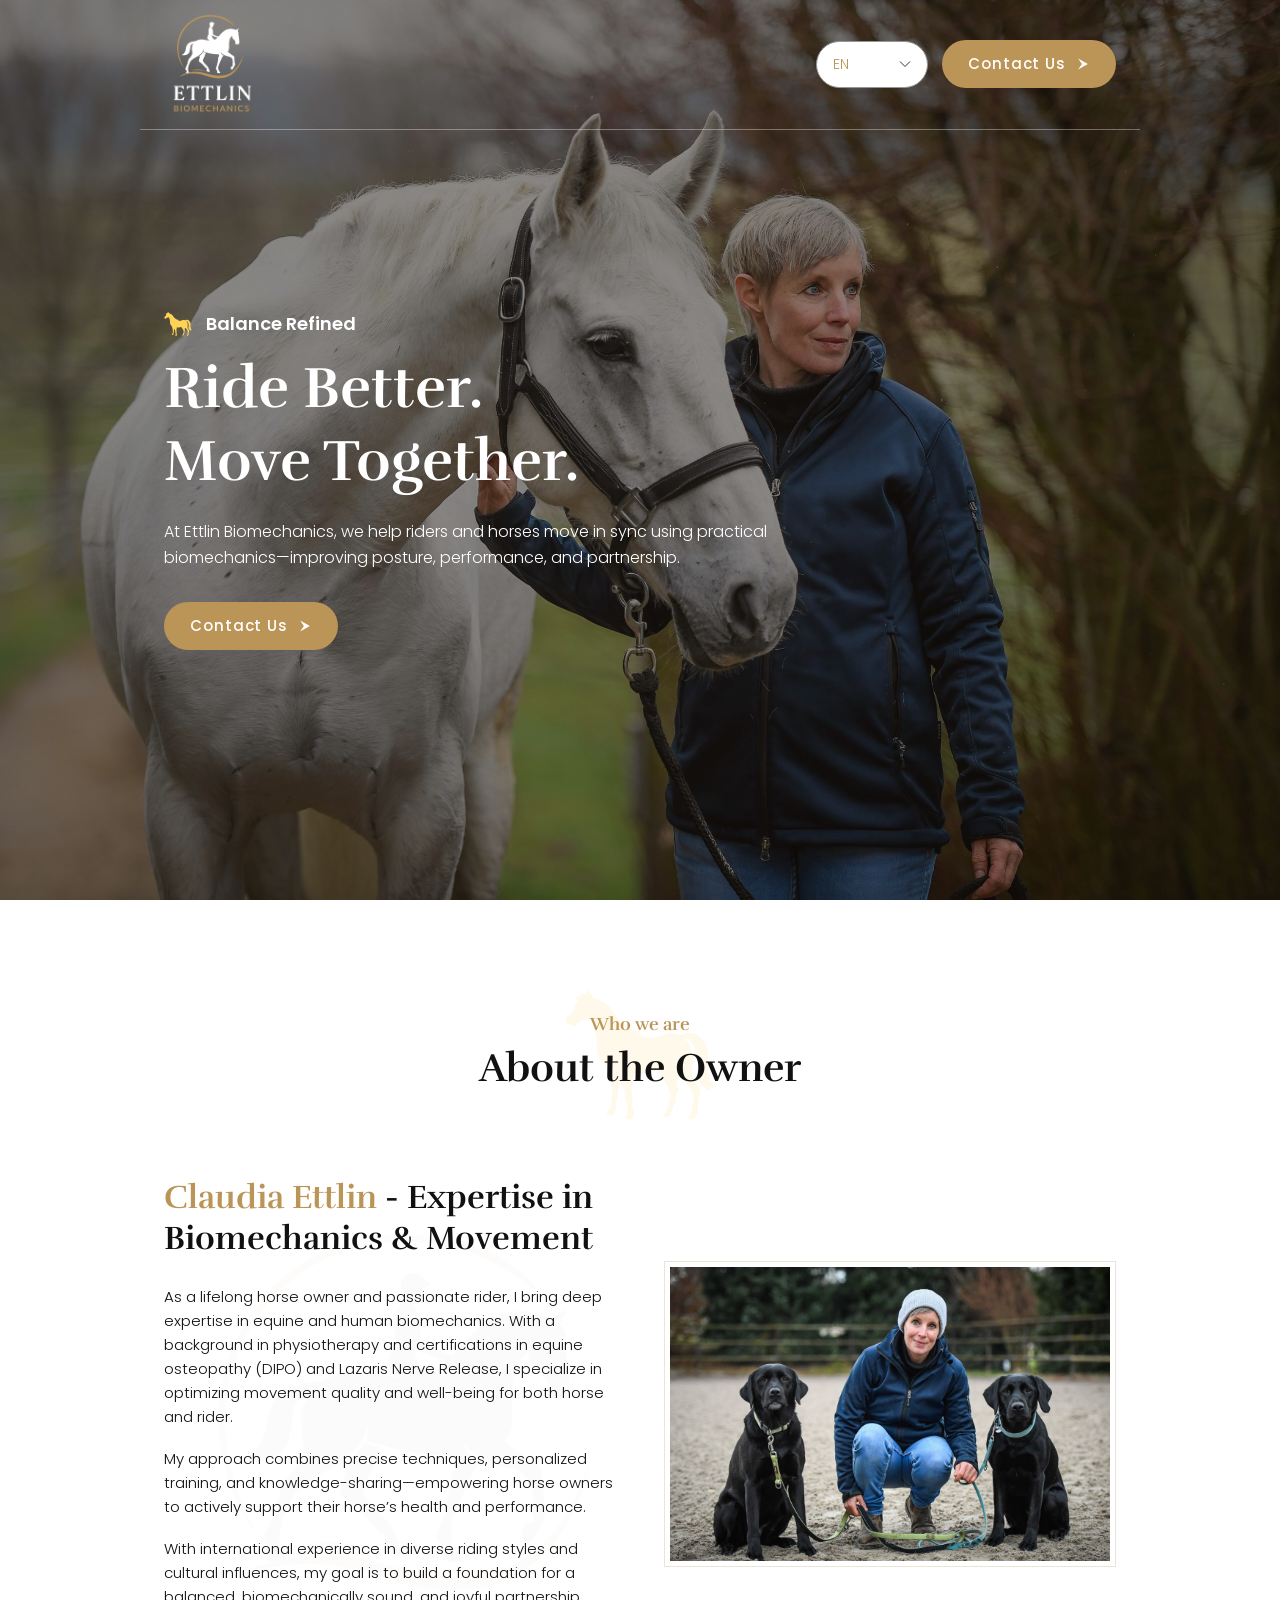
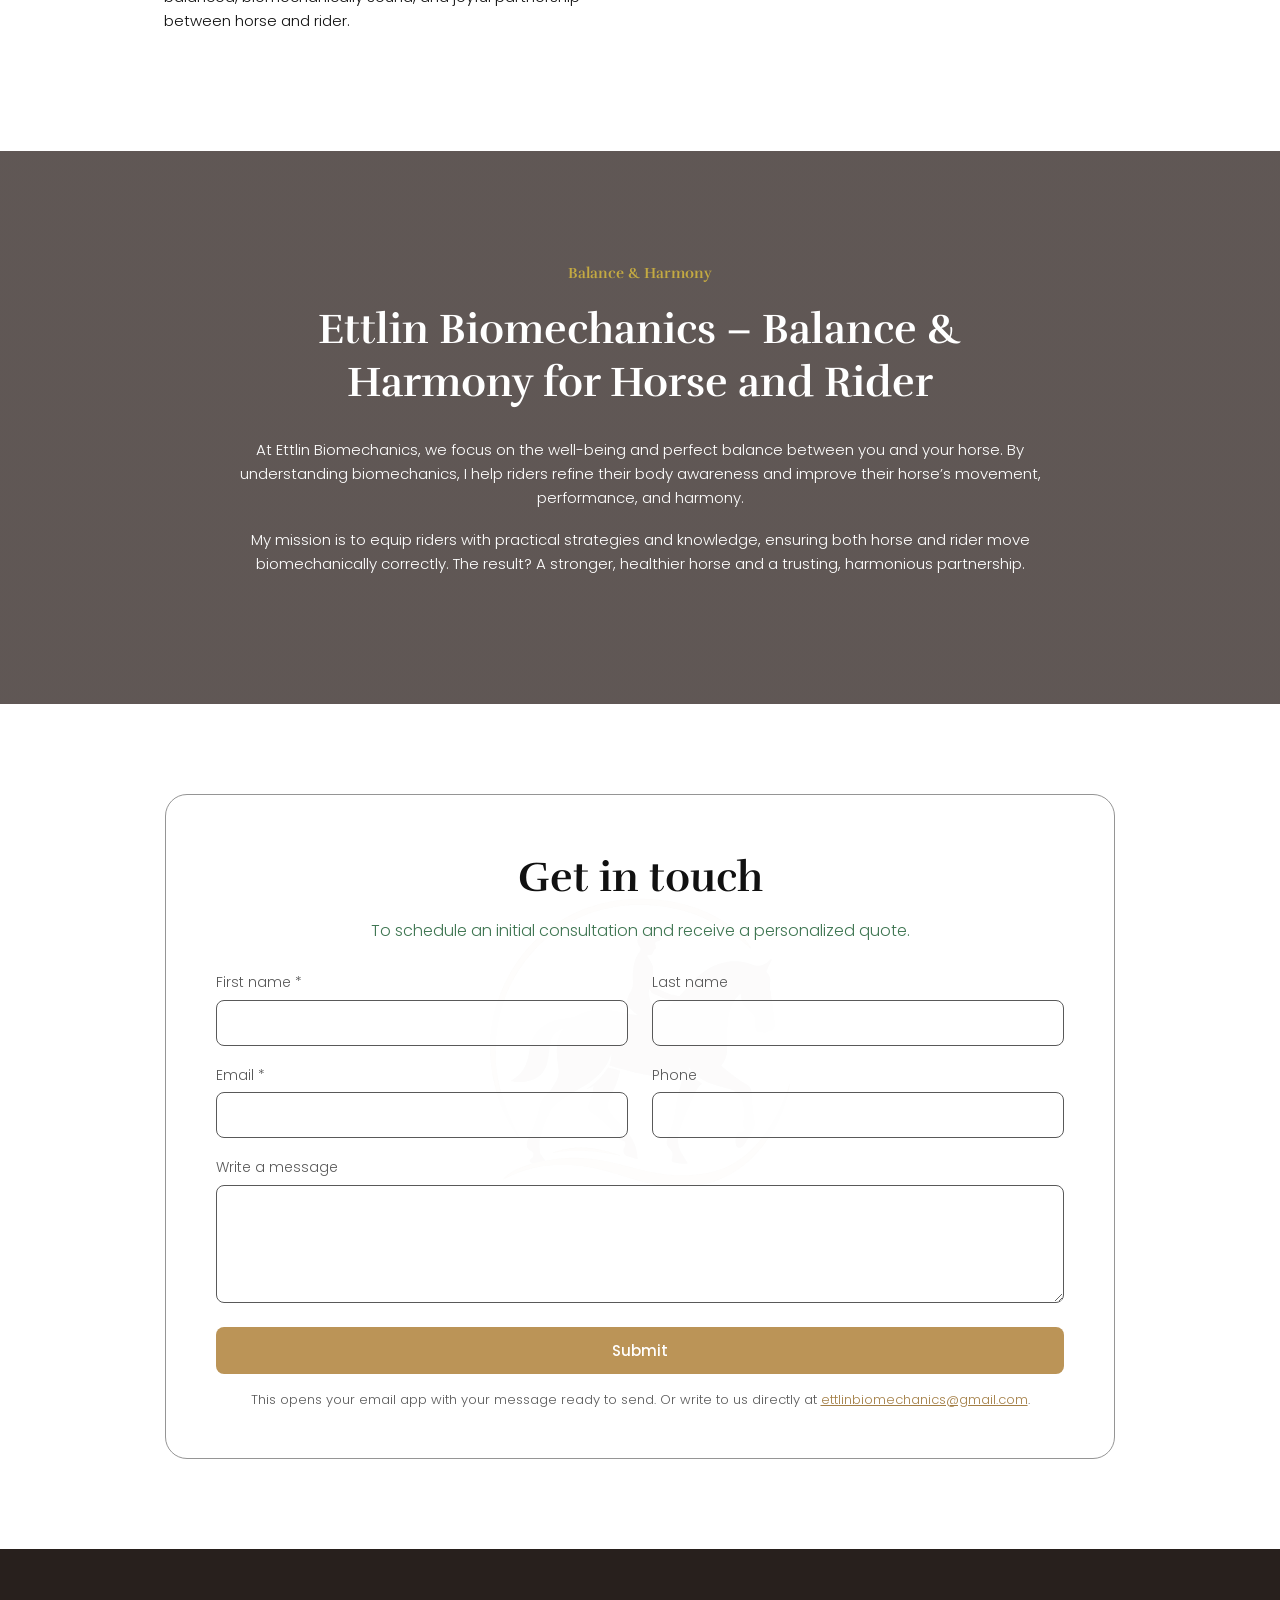
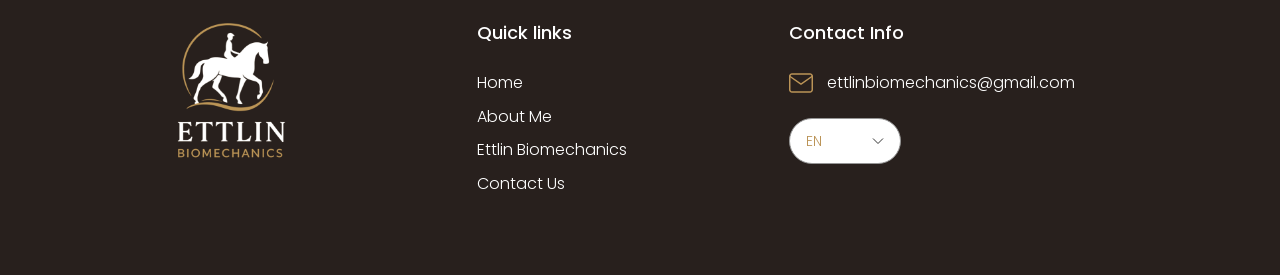
<file: index.html>
<!doctype html>
<html lang="en">
<head>
  <meta charset="utf-8">
  <meta name="viewport" content="width=device-width, initial-scale=1">
  <title>Ettlin Biomechanics | Ride Better. Move Together.</title>
  <meta name="description" content="Claudia Ettlin helps riders and horses move in sync using practical biomechanics, improving posture, performance and partnership.">
  <link rel="canonical" href="https://www.ettlinbiomechanics.com/">
  <link rel="alternate" hreflang="en" href="https://www.ettlinbiomechanics.com/">
  <link rel="alternate" hreflang="de" href="https://www.ettlinbiomechanics.com/de/">
  <link rel="alternate" hreflang="es" href="https://www.ettlinbiomechanics.com/es/">
  <link rel="alternate" hreflang="x-default" href="https://www.ettlinbiomechanics.com/">
  <meta property="og:type" content="website">
  <meta property="og:title" content="Ettlin Biomechanics | Ride Better. Move Together.">
  <meta property="og:description" content="Claudia Ettlin helps riders and horses move in sync using practical biomechanics, improving posture, performance and partnership.">
  <meta property="og:url" content="https://www.ettlinbiomechanics.com/">
  <meta property="og:image" content="https://www.ettlinbiomechanics.com/assets/img/hero.jpg">
  <link rel="icon" href="assets/img/favicon.svg" type="image/svg+xml">
  <link rel="apple-touch-icon" href="assets/img/apple-touch-icon.png">
  <link rel="preconnect" href="https://fonts.googleapis.com">
  <link rel="preconnect" href="https://fonts.gstatic.com" crossorigin>
  <link href="https://fonts.googleapis.com/css2?family=Poppins:wght@300;400;500;600&family=Rufina:wght@700&display=swap" rel="stylesheet">
  <link rel="stylesheet" href="assets/styles.css">
</head>
<body>
  <a class="skip" href="#main">Skip to main content</a>
  <header class="site-header" id="top">
    <div class="wrap header-inner">
      <a class="logo" href="#top"><img src="assets/img/logo.png" alt="Ettlin Biomechanics" width="98" height="111"></a>
      <div class="header-actions">
        <details class="lang"><summary aria-label="Language">EN<svg viewBox="0 0 12 6" aria-hidden="true"><path d="M1 .5l5 5 5-5" fill="none" stroke="currentColor"/></svg></summary><div><a href="./" hreflang="en" lang="en" aria-current="true">EN</a><a href="de/" hreflang="de" lang="de">DE</a><a href="es/" hreflang="es" lang="es">ES</a></div></details>
        <a class="btn" href="#contact">Contact Us <svg class="arrow" viewBox="0 0 200 200" aria-hidden="true"><path d="M30.718 20l138.564 80-138.564 80 53.417-80.027L30.718 20z"/></svg></a>
      </div>
    </div>
  </header>

  <main id="main">
    <section class="hero">
      <div class="wrap hero-inner">
        <p class="eyebrow-light"><svg class="eyebrow-horse" aria-hidden="true" preserveAspectRatio="xMidYMid meet" viewBox="21.885 31.6 156.115 137.101" xmlns="http://www.w3.org/2000/svg">
    <g>
        <path d="M178 134.5c-.8-1.6-1.4-3-2.2-4.3-3-4.9-4.4-10.3-4.8-16.1-.1-2.3.3-4.6-.6-7.1.9.4 1.6.6 2.4.9v-.8c-1.3-2.9-1.3-5.8-1.2-8.9 0-1.3-.3-2.7-.5-4-1-4.4-3.6-7.9-6.5-11.1-3.7-4.2-8.1-6.6-13.8-6.6-1.3.1-2.7.1-3.9 1-.1.1-.2.1-.3.2-.9.3-1.8.4-2.6.9-.7.4-1.4.6-2.2.2-.5-.3-1.1-.4-1.6-.5-4.1-1.9-8.9-1.7-13.2-.4-3.1 1-5.5 2.7-8.7 3.4-4 .8-8.2 1.1-12.1.2-1.9-.4-4-1.1-5.5-2.4-1.7-1.6-2.3-3.5-4.7-4.6-1.8-.9-3.7-1.3-5.6-2-12.7-4.3-15.7-16.3-24.7-25.1C62.1 43.9 56 41 51 40.2c-.9-3.1-3.5-6.4-6.9-8.6-.7 1.7-.2 3.3.1 4.9-2.3-.4-4-2.2-6.6-1.6.2.7.4 1.3.7 1.8-1.1.2-2.3-.5-3.3.3l1.8 1.8c-2 1.7-4.2-.6-5.9 1 1.2 2.1 2 1.7 5 2.2-.7.4-3.2 3.6-3.9 4.1-.8.7-1.2 1.4-.7 2.5.6 1.3.1 2.3-.6 3.3-.9 1.3-2 2.5-2.8 3.9-1 1.5-2 2.7-3.9 3.1-1.5.3-2.2 1.3-2.1 3.1 0 1 .1 2 0 3-.1.9.3 1.6 1 2 2.4 1 4.7 2.2 7.1 2.8 1.8.5 2.4-.2 3.1-2.1.3-.5.4-1.3 1-1.6 2.2-1.3 4.4-2.9 7-2.8 2.6.2 4.7-.5 6.6-2.2 2.6 5.5 5.8 15.5 6.4 20.7 0 .4.1.7.1 1.1l.3 10.8c.1 4.3 1.3 8.2 4 11.6 1.4 1.7 3.1 3.3 4.6 5 .5.5.9 1.3 1.2 2 1.1 3.1 2.1 6.1 3.1 9.2.5 1.8 1.1 3.6 1.3 5.4.6 3.3 1.3 6.6 1.8 9.9.2 1.2.4 2.5.1 3.6-.4 2.5-1 4.9-.4 7.4.1.4 0 .9-.1 1.3-.5 3.3-1.3 6.6-3.3 9.4-.5.8-1.1 1.6-1.6 2.5-.4 1-.2 2.1.9 2.2 1.7.3 3.4.2 5.1.1.5-.1 1.2-.9 1.5-1.3.6-1.3.5-2.8 1.8-3.7.2-.2.1-.7.1-1.1 0-2-.1-4 0-6 .1-1 .4-2.2.9-3 .8-1.4 1-2.8.9-4.3-.2-2.1-.2-4.1.6-6.1.3-.6.6-3.1.8-4.8.1-.4.1-.6.1-.8.1-.1.1-.4.1-.5.3-1.3.5-2.9.9-4.5.4.8.8 1.3 1.1 1.9 1.3 3.1 2.4 6.1 3.7 9.2.5 1.4.6 2.9.6 4.4 0 1.4 0 3.1.5 4.4 1.6 4 1.8 8.1 1.8 12.2 0 2.2-.3 4.1-1.4 5.9-.4.5-.5 1.3-.8 2 4 2.8 8 1.6 8.7-2.9.1-.6.1-1.2.2-1.7.1-.4.1-1.1.4-1.3.7-.8.5-1.5-.1-2.3-2.4-2.9-1.7-6.5-2.2-9.8 0-.1 0-.4.1-.4 1.5-2.1.8-4.2.4-6.3-.4-2.2-.6-4.4-.7-6.6 0-4.7 1.8-11.8 2.1-17.1 7.6 4.1 25.7-2 24.3-2.9.7 1 1.3 2.2 2 3.1 2.2 3.1 4.3 6.1 6.5 9.3 1.1 1.6 2.1 3.3 2.9 5 .9 2 1.4 4 2.3 5.9.7 1.5 1.1 3.1.8 4.8-.4 2.2-1 4.3-1.3 6.5-.6 3.8-2.1 7.3-4.3 10.4-.4.6-.9 1.3-1.3 2-.8 1.3-.4 2.3 1.1 2.4 1.1.1 2.2-.1 3.2-.1 1.4-.1 2.2-.9 2.6-2.2.2-.6.6-1.2 1-1.8.2-.4.4-.8.5-1.3.4-1.8.7-3.6 1.3-5.4.2-.7.4-1.5 1.1-2.1.8-.8 1.1-1.8 1.1-2.9 0-.9 0-1.7.1-2.6.4-2.2.2-4.5 1.8-6.2 1.6-1.8 2-3.7.8-5.9-1.8-3.7-.9-7.5-.2-11.3 3.1.4 5.4 2.2 7.2 4.4 2.9 3.6 6.5 6.9 8.4 11.1 2 4.3 1.1 9.7-.1 14.1-.3 1.1-.3 2.2-.1 3.1.1 1.3.1 2.4-.5 3.5-1 1.6-2.1 3.4-3.1 5.1-.5.7-1.1 1.5-.6 2.7.4.2 1 .4 1.5.4 3.1.9 5-.4 6.1-2.8.3-.4.4-.9.6-1.3.2-.4.4-.8.7-.7 1.5-.1 1.3-1.1 1.1-2.2-.1-.4-.3-.9-.3-1.3.4-2.9.7-5.7 1.1-8.6.5-3.7 1.2-7.2 1.8-10.8.3-1.3-.2-3-.4-4.3-.2-1.1-.1-1.3-.7-1.8-.5-.5-1.3-.5-1.8-1.3-.4-.5-.8-1.1-1.3-1.5-1.6-2.2-3.2-4.4-3.8-7.1-.8-4-1.1-8.3-.2-12.4.7-3.3.9-6.6.3-10-.4-2.5-1-5.1-1.6-7.5-1-4-2.9-7.5-5.8-10.2-.4-.4-.8-.5-1.3-.8.2-.2.4-.4.5-.6 1.6-.1 3.1-.2 4.5 1.1 3.2 3.1 5.3 6.8 6.4 11.1.5 2.2 1.1 4.4 1.6 6.6.5 2.5 1.4 5 1.3 7.7-.3 2.7-.4 5.5-.7 8.1-.5 4.7.5 9.5 3.3 13.3 1.4 2 3.2 3.6 5.4 4.8 1.1.6 2.2 1.2 3.3 1.6.5.3 2.8.6 3.1 1.2-.7-1.7-1.3-3-2-4.6 1.4.7 2.8 1.3 4.5.9z" fill="#fed257"></path>
    </g>
</svg>Balance Refined</p>
        <h1>Ride Better.<br>Move Together.</h1>
        <p class="lead">At Ettlin Biomechanics, we help riders and horses move in sync using practical biomechanics—improving posture, performance, and partnership.</p>
        <a class="btn" href="#contact">Contact Us <svg class="arrow" viewBox="0 0 200 200" aria-hidden="true"><path d="M30.718 20l138.564 80-138.564 80 53.417-80.027L30.718 20z"/></svg></a>
      </div>
    </section>

    <section class="about" id="about">
      <div class="wrap">
        <div class="section-head">
          <svg class="head-horse" aria-hidden="true" preserveAspectRatio="xMidYMid meet" viewBox="21.885 31.6 156.115 137.101" xmlns="http://www.w3.org/2000/svg">
    <g>
        <path d="M178 134.5c-.8-1.6-1.4-3-2.2-4.3-3-4.9-4.4-10.3-4.8-16.1-.1-2.3.3-4.6-.6-7.1.9.4 1.6.6 2.4.9v-.8c-1.3-2.9-1.3-5.8-1.2-8.9 0-1.3-.3-2.7-.5-4-1-4.4-3.6-7.9-6.5-11.1-3.7-4.2-8.1-6.6-13.8-6.6-1.3.1-2.7.1-3.9 1-.1.1-.2.1-.3.2-.9.3-1.8.4-2.6.9-.7.4-1.4.6-2.2.2-.5-.3-1.1-.4-1.6-.5-4.1-1.9-8.9-1.7-13.2-.4-3.1 1-5.5 2.7-8.7 3.4-4 .8-8.2 1.1-12.1.2-1.9-.4-4-1.1-5.5-2.4-1.7-1.6-2.3-3.5-4.7-4.6-1.8-.9-3.7-1.3-5.6-2-12.7-4.3-15.7-16.3-24.7-25.1C62.1 43.9 56 41 51 40.2c-.9-3.1-3.5-6.4-6.9-8.6-.7 1.7-.2 3.3.1 4.9-2.3-.4-4-2.2-6.6-1.6.2.7.4 1.3.7 1.8-1.1.2-2.3-.5-3.3.3l1.8 1.8c-2 1.7-4.2-.6-5.9 1 1.2 2.1 2 1.7 5 2.2-.7.4-3.2 3.6-3.9 4.1-.8.7-1.2 1.4-.7 2.5.6 1.3.1 2.3-.6 3.3-.9 1.3-2 2.5-2.8 3.9-1 1.5-2 2.7-3.9 3.1-1.5.3-2.2 1.3-2.1 3.1 0 1 .1 2 0 3-.1.9.3 1.6 1 2 2.4 1 4.7 2.2 7.1 2.8 1.8.5 2.4-.2 3.1-2.1.3-.5.4-1.3 1-1.6 2.2-1.3 4.4-2.9 7-2.8 2.6.2 4.7-.5 6.6-2.2 2.6 5.5 5.8 15.5 6.4 20.7 0 .4.1.7.1 1.1l.3 10.8c.1 4.3 1.3 8.2 4 11.6 1.4 1.7 3.1 3.3 4.6 5 .5.5.9 1.3 1.2 2 1.1 3.1 2.1 6.1 3.1 9.2.5 1.8 1.1 3.6 1.3 5.4.6 3.3 1.3 6.6 1.8 9.9.2 1.2.4 2.5.1 3.6-.4 2.5-1 4.9-.4 7.4.1.4 0 .9-.1 1.3-.5 3.3-1.3 6.6-3.3 9.4-.5.8-1.1 1.6-1.6 2.5-.4 1-.2 2.1.9 2.2 1.7.3 3.4.2 5.1.1.5-.1 1.2-.9 1.5-1.3.6-1.3.5-2.8 1.8-3.7.2-.2.1-.7.1-1.1 0-2-.1-4 0-6 .1-1 .4-2.2.9-3 .8-1.4 1-2.8.9-4.3-.2-2.1-.2-4.1.6-6.1.3-.6.6-3.1.8-4.8.1-.4.1-.6.1-.8.1-.1.1-.4.1-.5.3-1.3.5-2.9.9-4.5.4.8.8 1.3 1.1 1.9 1.3 3.1 2.4 6.1 3.7 9.2.5 1.4.6 2.9.6 4.4 0 1.4 0 3.1.5 4.4 1.6 4 1.8 8.1 1.8 12.2 0 2.2-.3 4.1-1.4 5.9-.4.5-.5 1.3-.8 2 4 2.8 8 1.6 8.7-2.9.1-.6.1-1.2.2-1.7.1-.4.1-1.1.4-1.3.7-.8.5-1.5-.1-2.3-2.4-2.9-1.7-6.5-2.2-9.8 0-.1 0-.4.1-.4 1.5-2.1.8-4.2.4-6.3-.4-2.2-.6-4.4-.7-6.6 0-4.7 1.8-11.8 2.1-17.1 7.6 4.1 25.7-2 24.3-2.9.7 1 1.3 2.2 2 3.1 2.2 3.1 4.3 6.1 6.5 9.3 1.1 1.6 2.1 3.3 2.9 5 .9 2 1.4 4 2.3 5.9.7 1.5 1.1 3.1.8 4.8-.4 2.2-1 4.3-1.3 6.5-.6 3.8-2.1 7.3-4.3 10.4-.4.6-.9 1.3-1.3 2-.8 1.3-.4 2.3 1.1 2.4 1.1.1 2.2-.1 3.2-.1 1.4-.1 2.2-.9 2.6-2.2.2-.6.6-1.2 1-1.8.2-.4.4-.8.5-1.3.4-1.8.7-3.6 1.3-5.4.2-.7.4-1.5 1.1-2.1.8-.8 1.1-1.8 1.1-2.9 0-.9 0-1.7.1-2.6.4-2.2.2-4.5 1.8-6.2 1.6-1.8 2-3.7.8-5.9-1.8-3.7-.9-7.5-.2-11.3 3.1.4 5.4 2.2 7.2 4.4 2.9 3.6 6.5 6.9 8.4 11.1 2 4.3 1.1 9.7-.1 14.1-.3 1.1-.3 2.2-.1 3.1.1 1.3.1 2.4-.5 3.5-1 1.6-2.1 3.4-3.1 5.1-.5.7-1.1 1.5-.6 2.7.4.2 1 .4 1.5.4 3.1.9 5-.4 6.1-2.8.3-.4.4-.9.6-1.3.2-.4.4-.8.7-.7 1.5-.1 1.3-1.1 1.1-2.2-.1-.4-.3-.9-.3-1.3.4-2.9.7-5.7 1.1-8.6.5-3.7 1.2-7.2 1.8-10.8.3-1.3-.2-3-.4-4.3-.2-1.1-.1-1.3-.7-1.8-.5-.5-1.3-.5-1.8-1.3-.4-.5-.8-1.1-1.3-1.5-1.6-2.2-3.2-4.4-3.8-7.1-.8-4-1.1-8.3-.2-12.4.7-3.3.9-6.6.3-10-.4-2.5-1-5.1-1.6-7.5-1-4-2.9-7.5-5.8-10.2-.4-.4-.8-.5-1.3-.8.2-.2.4-.4.5-.6 1.6-.1 3.1-.2 4.5 1.1 3.2 3.1 5.3 6.8 6.4 11.1.5 2.2 1.1 4.4 1.6 6.6.5 2.5 1.4 5 1.3 7.7-.3 2.7-.4 5.5-.7 8.1-.5 4.7.5 9.5 3.3 13.3 1.4 2 3.2 3.6 5.4 4.8 1.1.6 2.2 1.2 3.3 1.6.5.3 2.8.6 3.1 1.2-.7-1.7-1.3-3-2-4.6 1.4.7 2.8 1.3 4.5.9z" fill="#fed257"></path>
    </g>
</svg>
          <p class="eyebrow">Who we are</p>
          <h2>About the Owner</h2>
        </div>
        <div class="about-grid">
          <div class="about-text">
            <h3><span class="gold">Claudia Ettlin</span> - Expertise in Biomechanics &amp; Movement</h3>
        <p>As a lifelong horse owner and passionate rider, I bring deep expertise in equine and human biomechanics. With a background in physiotherapy and certifications in equine osteopathy (DIPO) and Lazaris Nerve Release, I specialize in optimizing movement quality and well-being for both horse and rider.</p>
        <p>My approach combines precise techniques, personalized training, and knowledge-sharing—empowering horse owners to actively support their horse’s health and performance.</p>
        <p>With international experience in diverse riding styles and cultural influences, my goal is to build a foundation for a balanced, biomechanically sound, and joyful partnership between horse and rider.</p>
          </div>
          <figure class="about-photo">
            <img src="assets/img/claudia-dogs.jpg" alt="Claudia Ettlin with her two black Labradors" width="1200" height="800" loading="lazy">
          </figure>
        </div>
      </div>
    </section>

    <section class="balance" id="balance">
      <div class="wrap narrow">
        <p class="eyebrow">Balance &amp; Harmony</p>
        <h2>Ettlin Biomechanics – Balance &amp; Harmony for Horse and Rider</h2>
      <p>At Ettlin Biomechanics, we focus on the well-being and perfect balance between you and your horse. By understanding biomechanics, I help riders refine their body awareness and improve their horse’s movement, performance, and harmony.</p>
      <p>My mission is to equip riders with practical strategies and knowledge, ensuring both horse and rider move biomechanically correctly. The result? A stronger, healthier horse and a trusting, harmonious partnership.</p>
      </div>
    </section>

    <section class="contact" id="contact">
      <div class="wrap">
        <form class="contact-card" id="contact-form" data-email="ettlinbiomechanics@gmail.com" data-subject="Website enquiry from" novalidate>
          <h2>Get in touch</h2>
          <p class="contact-sub">To schedule an initial consultation and receive a personalized quote.</p>
          <div class="fields">
            <label>First name *<input name="first" autocomplete="given-name" required></label>
            <label>Last name<input name="last" autocomplete="family-name"></label>
            <label>Email *<input name="email" type="email" autocomplete="email" required></label>
            <label>Phone<input name="phone" type="tel" autocomplete="tel"></label>
            <label class="full">Write a message<textarea name="message" rows="4"></textarea></label>
          </div>
          <button class="btn-submit" type="submit">Submit</button>
          <p class="form-note">This opens your email app with your message ready to send. Or write to us directly at <a href="mailto:ettlinbiomechanics@gmail.com">ettlinbiomechanics@gmail.com</a>.</p>
        </form>
      </div>
    </section>
  </main>

  <footer class="site-footer">
    <div class="wrap footer-grid">
      <a class="footer-logo" href="#top"><img src="assets/img/logo.png" alt="Ettlin Biomechanics" width="149" height="170" loading="lazy"></a>
      <nav aria-label="Quick links">
        <h4>Quick links</h4>
        <a href="#top">Home</a>
        <a href="#about">About Me</a>
        <a href="#balance">Ettlin Biomechanics</a>
        <a href="#contact">Contact Us</a>
      </nav>
      <div>
        <h4>Contact Info</h4>
        <a class="mail" href="mailto:ettlinbiomechanics@gmail.com"><svg viewBox="20 35 160 130" aria-hidden="true"><path d="M160.062 165H39.936C28.942 165 20 156.055 20 145.058V54.943C20.001 43.946 28.943 35 39.936 35h120.125c10.994 0 19.938 8.946 19.938 19.943v90.116c0 10.996-8.944 19.941-19.937 19.941zM39.936 44.845c-5.565 0-10.093 4.53-10.093 10.098v90.116c0 5.568 4.528 10.097 10.093 10.097h120.125c5.567 0 10.095-4.529 10.095-10.097V54.943c0-5.568-4.528-10.098-10.095-10.098H39.936z"/><path d="M100 112.433a4.914 4.914 0 0 1-2.822-.89L22.1 58.975a4.922 4.922 0 0 1 5.643-8.065L100 101.502l72.257-50.591a4.922 4.922 0 0 1 5.643 8.065l-75.078 52.567a4.914 4.914 0 0 1-2.822.89z"/></svg>ettlinbiomechanics@gmail.com</a>
        <details class="lang lang-up"><summary aria-label="Language">EN<svg viewBox="0 0 12 6" aria-hidden="true"><path d="M1 .5l5 5 5-5" fill="none" stroke="currentColor"/></svg></summary><div><a href="./" hreflang="en" lang="en" aria-current="true">EN</a><a href="de/" hreflang="de" lang="de">DE</a><a href="es/" hreflang="es" lang="es">ES</a></div></details>
      </div>
    </div>
  </footer>
  <script src="assets/site.js" defer></script>
</body>
</html>
</file>
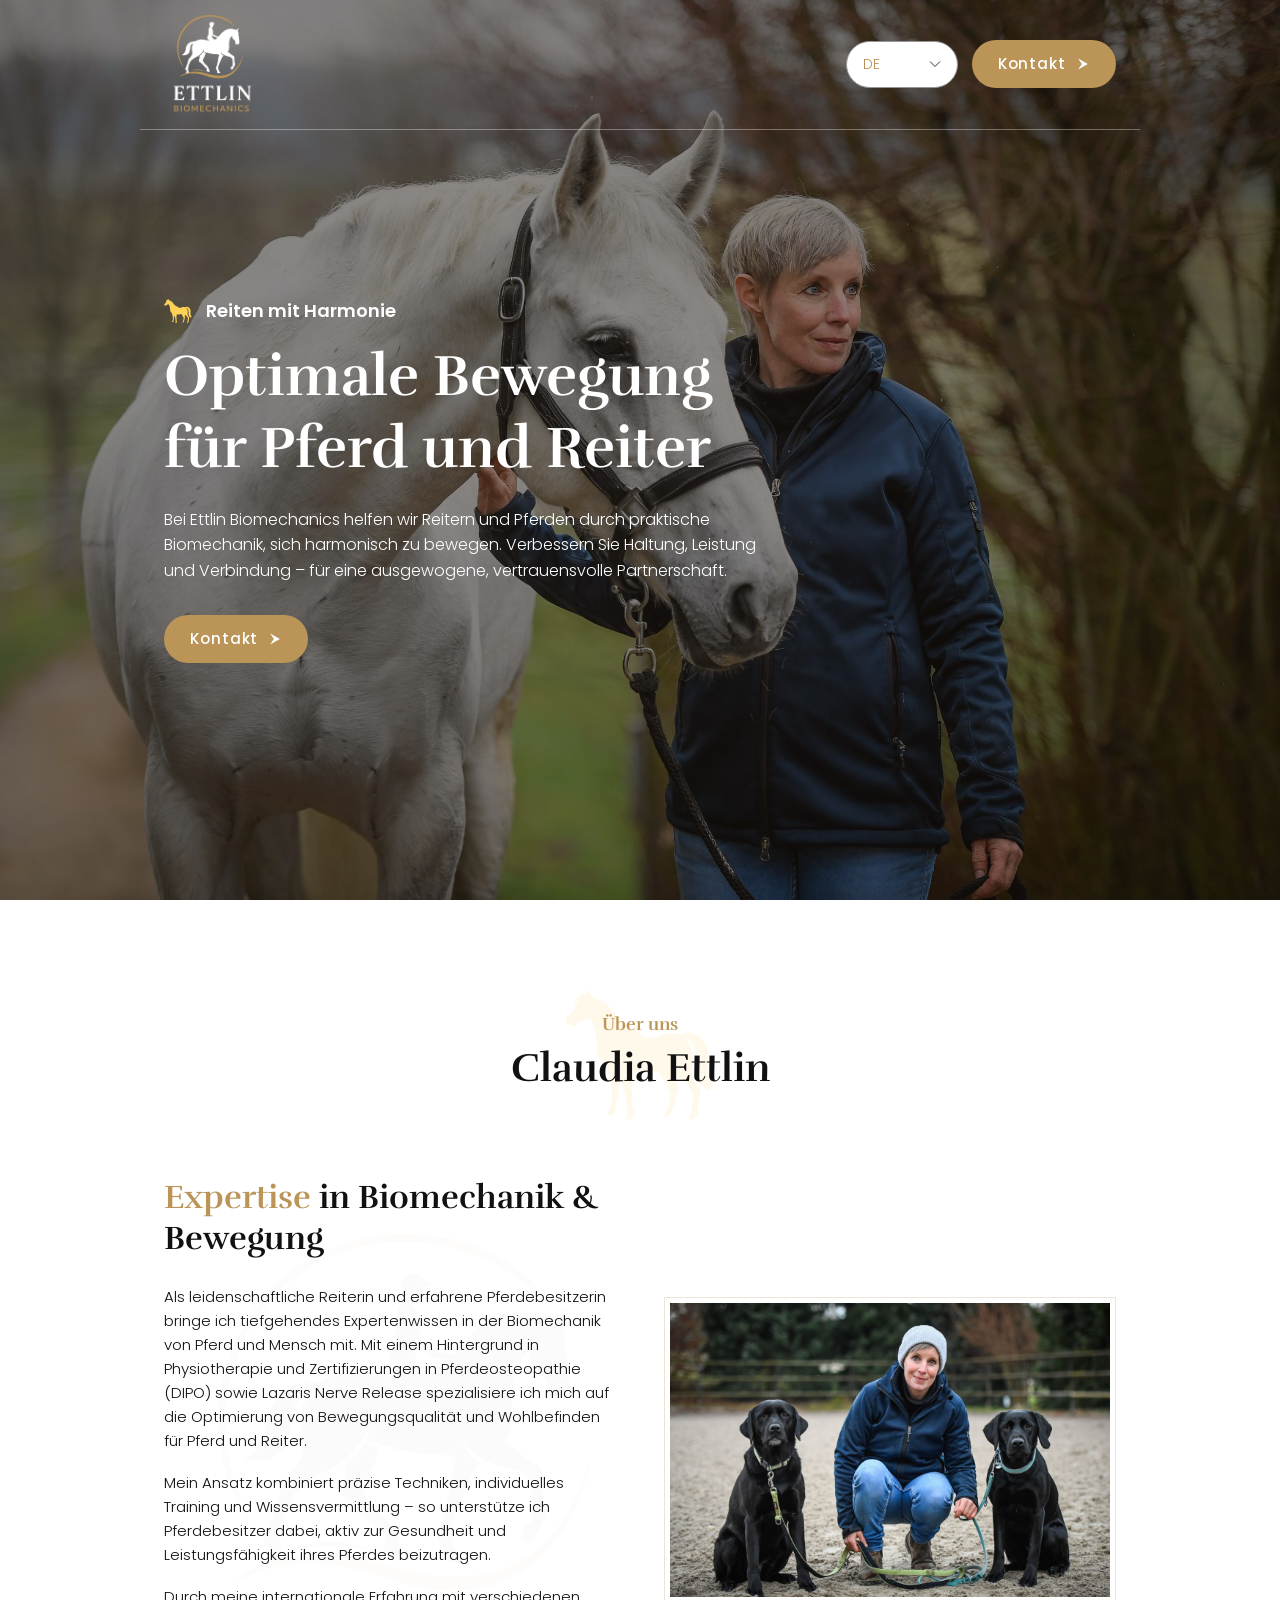
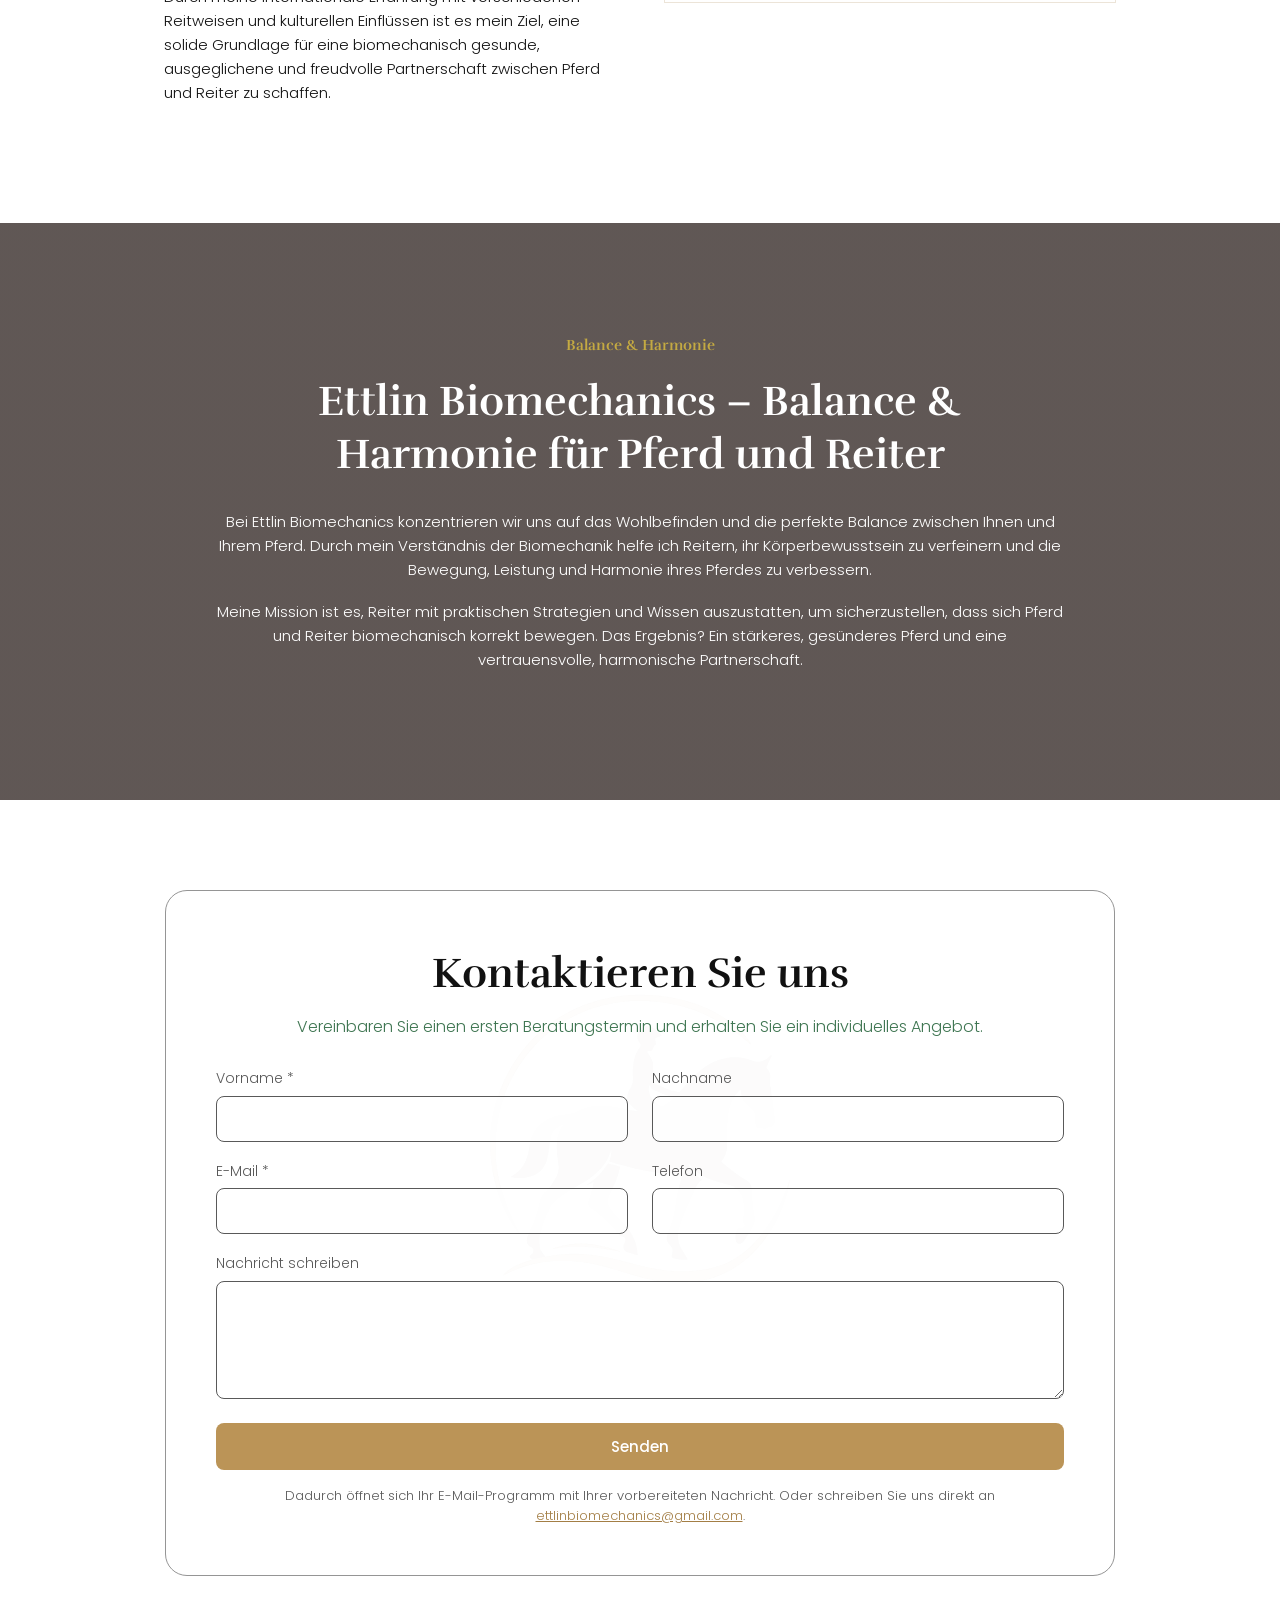
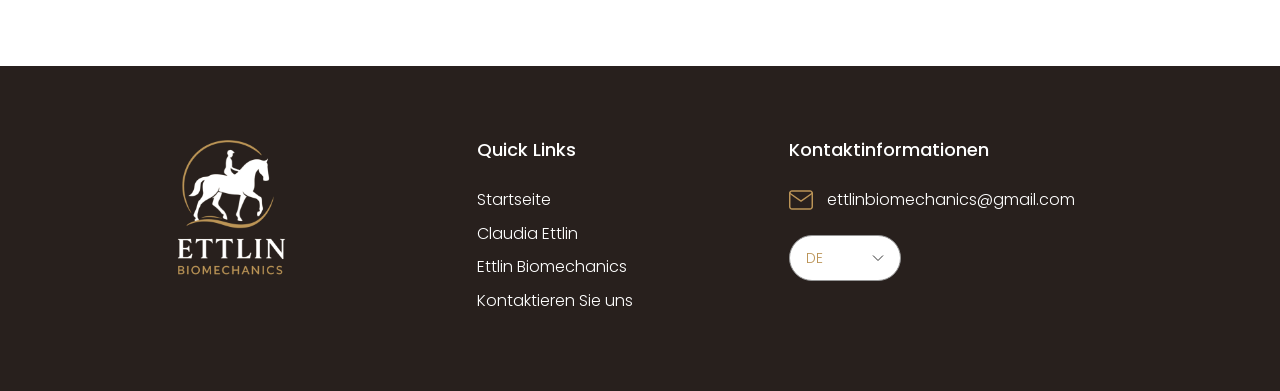
<file: de/index.html>
<!doctype html>
<html lang="de">
<head>
  <meta charset="utf-8">
  <meta name="viewport" content="width=device-width, initial-scale=1">
  <title>Ettlin Biomechanics | Reiten mit Harmonie</title>
  <meta name="description" content="Claudia Ettlin hilft Reitern und Pferden durch praktische Biomechanik, sich harmonisch zu bewegen: für bessere Haltung, Leistung und Verbindung.">
  <link rel="canonical" href="https://www.ettlinbiomechanics.com/de/">
  <link rel="alternate" hreflang="en" href="https://www.ettlinbiomechanics.com/">
  <link rel="alternate" hreflang="de" href="https://www.ettlinbiomechanics.com/de/">
  <link rel="alternate" hreflang="es" href="https://www.ettlinbiomechanics.com/es/">
  <link rel="alternate" hreflang="x-default" href="https://www.ettlinbiomechanics.com/">
  <meta property="og:type" content="website">
  <meta property="og:title" content="Ettlin Biomechanics | Reiten mit Harmonie">
  <meta property="og:description" content="Claudia Ettlin hilft Reitern und Pferden durch praktische Biomechanik, sich harmonisch zu bewegen: für bessere Haltung, Leistung und Verbindung.">
  <meta property="og:url" content="https://www.ettlinbiomechanics.com/de/">
  <meta property="og:image" content="https://www.ettlinbiomechanics.com/assets/img/hero.jpg">
  <link rel="icon" href="../assets/img/favicon.svg" type="image/svg+xml">
  <link rel="apple-touch-icon" href="../assets/img/apple-touch-icon.png">
  <link rel="preconnect" href="https://fonts.googleapis.com">
  <link rel="preconnect" href="https://fonts.gstatic.com" crossorigin>
  <link href="https://fonts.googleapis.com/css2?family=Poppins:wght@300;400;500;600&family=Rufina:wght@700&display=swap" rel="stylesheet">
  <link rel="stylesheet" href="../assets/styles.css">
</head>
<body>
  <a class="skip" href="#main">Zum Hauptinhalt springen</a>
  <header class="site-header" id="top">
    <div class="wrap header-inner">
      <a class="logo" href="#top"><img src="../assets/img/logo.png" alt="Ettlin Biomechanics" width="98" height="111"></a>
      <div class="header-actions">
        <details class="lang"><summary aria-label="Sprache">DE<svg viewBox="0 0 12 6" aria-hidden="true"><path d="M1 .5l5 5 5-5" fill="none" stroke="currentColor"/></svg></summary><div><a href="../" hreflang="en" lang="en">EN</a><a href="../de/" hreflang="de" lang="de" aria-current="true">DE</a><a href="../es/" hreflang="es" lang="es">ES</a></div></details>
        <a class="btn" href="#contact">Kontakt <svg class="arrow" viewBox="0 0 200 200" aria-hidden="true"><path d="M30.718 20l138.564 80-138.564 80 53.417-80.027L30.718 20z"/></svg></a>
      </div>
    </div>
  </header>

  <main id="main">
    <section class="hero">
      <div class="wrap hero-inner">
        <p class="eyebrow-light"><svg class="eyebrow-horse" aria-hidden="true" preserveAspectRatio="xMidYMid meet" viewBox="21.885 31.6 156.115 137.101" xmlns="http://www.w3.org/2000/svg">
    <g>
        <path d="M178 134.5c-.8-1.6-1.4-3-2.2-4.3-3-4.9-4.4-10.3-4.8-16.1-.1-2.3.3-4.6-.6-7.1.9.4 1.6.6 2.4.9v-.8c-1.3-2.9-1.3-5.8-1.2-8.9 0-1.3-.3-2.7-.5-4-1-4.4-3.6-7.9-6.5-11.1-3.7-4.2-8.1-6.6-13.8-6.6-1.3.1-2.7.1-3.9 1-.1.1-.2.1-.3.2-.9.3-1.8.4-2.6.9-.7.4-1.4.6-2.2.2-.5-.3-1.1-.4-1.6-.5-4.1-1.9-8.9-1.7-13.2-.4-3.1 1-5.5 2.7-8.7 3.4-4 .8-8.2 1.1-12.1.2-1.9-.4-4-1.1-5.5-2.4-1.7-1.6-2.3-3.5-4.7-4.6-1.8-.9-3.7-1.3-5.6-2-12.7-4.3-15.7-16.3-24.7-25.1C62.1 43.9 56 41 51 40.2c-.9-3.1-3.5-6.4-6.9-8.6-.7 1.7-.2 3.3.1 4.9-2.3-.4-4-2.2-6.6-1.6.2.7.4 1.3.7 1.8-1.1.2-2.3-.5-3.3.3l1.8 1.8c-2 1.7-4.2-.6-5.9 1 1.2 2.1 2 1.7 5 2.2-.7.4-3.2 3.6-3.9 4.1-.8.7-1.2 1.4-.7 2.5.6 1.3.1 2.3-.6 3.3-.9 1.3-2 2.5-2.8 3.9-1 1.5-2 2.7-3.9 3.1-1.5.3-2.2 1.3-2.1 3.1 0 1 .1 2 0 3-.1.9.3 1.6 1 2 2.4 1 4.7 2.2 7.1 2.8 1.8.5 2.4-.2 3.1-2.1.3-.5.4-1.3 1-1.6 2.2-1.3 4.4-2.9 7-2.8 2.6.2 4.7-.5 6.6-2.2 2.6 5.5 5.8 15.5 6.4 20.7 0 .4.1.7.1 1.1l.3 10.8c.1 4.3 1.3 8.2 4 11.6 1.4 1.7 3.1 3.3 4.6 5 .5.5.9 1.3 1.2 2 1.1 3.1 2.1 6.1 3.1 9.2.5 1.8 1.1 3.6 1.3 5.4.6 3.3 1.3 6.6 1.8 9.9.2 1.2.4 2.5.1 3.6-.4 2.5-1 4.9-.4 7.4.1.4 0 .9-.1 1.3-.5 3.3-1.3 6.6-3.3 9.4-.5.8-1.1 1.6-1.6 2.5-.4 1-.2 2.1.9 2.2 1.7.3 3.4.2 5.1.1.5-.1 1.2-.9 1.5-1.3.6-1.3.5-2.8 1.8-3.7.2-.2.1-.7.1-1.1 0-2-.1-4 0-6 .1-1 .4-2.2.9-3 .8-1.4 1-2.8.9-4.3-.2-2.1-.2-4.1.6-6.1.3-.6.6-3.1.8-4.8.1-.4.1-.6.1-.8.1-.1.1-.4.1-.5.3-1.3.5-2.9.9-4.5.4.8.8 1.3 1.1 1.9 1.3 3.1 2.4 6.1 3.7 9.2.5 1.4.6 2.9.6 4.4 0 1.4 0 3.1.5 4.4 1.6 4 1.8 8.1 1.8 12.2 0 2.2-.3 4.1-1.4 5.9-.4.5-.5 1.3-.8 2 4 2.8 8 1.6 8.7-2.9.1-.6.1-1.2.2-1.7.1-.4.1-1.1.4-1.3.7-.8.5-1.5-.1-2.3-2.4-2.9-1.7-6.5-2.2-9.8 0-.1 0-.4.1-.4 1.5-2.1.8-4.2.4-6.3-.4-2.2-.6-4.4-.7-6.6 0-4.7 1.8-11.8 2.1-17.1 7.6 4.1 25.7-2 24.3-2.9.7 1 1.3 2.2 2 3.1 2.2 3.1 4.3 6.1 6.5 9.3 1.1 1.6 2.1 3.3 2.9 5 .9 2 1.4 4 2.3 5.9.7 1.5 1.1 3.1.8 4.8-.4 2.2-1 4.3-1.3 6.5-.6 3.8-2.1 7.3-4.3 10.4-.4.6-.9 1.3-1.3 2-.8 1.3-.4 2.3 1.1 2.4 1.1.1 2.2-.1 3.2-.1 1.4-.1 2.2-.9 2.6-2.2.2-.6.6-1.2 1-1.8.2-.4.4-.8.5-1.3.4-1.8.7-3.6 1.3-5.4.2-.7.4-1.5 1.1-2.1.8-.8 1.1-1.8 1.1-2.9 0-.9 0-1.7.1-2.6.4-2.2.2-4.5 1.8-6.2 1.6-1.8 2-3.7.8-5.9-1.8-3.7-.9-7.5-.2-11.3 3.1.4 5.4 2.2 7.2 4.4 2.9 3.6 6.5 6.9 8.4 11.1 2 4.3 1.1 9.7-.1 14.1-.3 1.1-.3 2.2-.1 3.1.1 1.3.1 2.4-.5 3.5-1 1.6-2.1 3.4-3.1 5.1-.5.7-1.1 1.5-.6 2.7.4.2 1 .4 1.5.4 3.1.9 5-.4 6.1-2.8.3-.4.4-.9.6-1.3.2-.4.4-.8.7-.7 1.5-.1 1.3-1.1 1.1-2.2-.1-.4-.3-.9-.3-1.3.4-2.9.7-5.7 1.1-8.6.5-3.7 1.2-7.2 1.8-10.8.3-1.3-.2-3-.4-4.3-.2-1.1-.1-1.3-.7-1.8-.5-.5-1.3-.5-1.8-1.3-.4-.5-.8-1.1-1.3-1.5-1.6-2.2-3.2-4.4-3.8-7.1-.8-4-1.1-8.3-.2-12.4.7-3.3.9-6.6.3-10-.4-2.5-1-5.1-1.6-7.5-1-4-2.9-7.5-5.8-10.2-.4-.4-.8-.5-1.3-.8.2-.2.4-.4.5-.6 1.6-.1 3.1-.2 4.5 1.1 3.2 3.1 5.3 6.8 6.4 11.1.5 2.2 1.1 4.4 1.6 6.6.5 2.5 1.4 5 1.3 7.7-.3 2.7-.4 5.5-.7 8.1-.5 4.7.5 9.5 3.3 13.3 1.4 2 3.2 3.6 5.4 4.8 1.1.6 2.2 1.2 3.3 1.6.5.3 2.8.6 3.1 1.2-.7-1.7-1.3-3-2-4.6 1.4.7 2.8 1.3 4.5.9z" fill="#fed257"></path>
    </g>
</svg>Reiten mit Harmonie</p>
        <h1>Optimale Bewegung für Pferd und Reiter</h1>
        <p class="lead">Bei Ettlin Biomechanics helfen wir Reitern und Pferden durch praktische Biomechanik, sich harmonisch zu bewegen. Verbessern Sie Haltung, Leistung und Verbindung – für eine ausgewogene, vertrauensvolle Partnerschaft.</p>
        <a class="btn" href="#contact">Kontakt <svg class="arrow" viewBox="0 0 200 200" aria-hidden="true"><path d="M30.718 20l138.564 80-138.564 80 53.417-80.027L30.718 20z"/></svg></a>
      </div>
    </section>

    <section class="about" id="about">
      <div class="wrap">
        <div class="section-head">
          <svg class="head-horse" aria-hidden="true" preserveAspectRatio="xMidYMid meet" viewBox="21.885 31.6 156.115 137.101" xmlns="http://www.w3.org/2000/svg">
    <g>
        <path d="M178 134.5c-.8-1.6-1.4-3-2.2-4.3-3-4.9-4.4-10.3-4.8-16.1-.1-2.3.3-4.6-.6-7.1.9.4 1.6.6 2.4.9v-.8c-1.3-2.9-1.3-5.8-1.2-8.9 0-1.3-.3-2.7-.5-4-1-4.4-3.6-7.9-6.5-11.1-3.7-4.2-8.1-6.6-13.8-6.6-1.3.1-2.7.1-3.9 1-.1.1-.2.1-.3.2-.9.3-1.8.4-2.6.9-.7.4-1.4.6-2.2.2-.5-.3-1.1-.4-1.6-.5-4.1-1.9-8.9-1.7-13.2-.4-3.1 1-5.5 2.7-8.7 3.4-4 .8-8.2 1.1-12.1.2-1.9-.4-4-1.1-5.5-2.4-1.7-1.6-2.3-3.5-4.7-4.6-1.8-.9-3.7-1.3-5.6-2-12.7-4.3-15.7-16.3-24.7-25.1C62.1 43.9 56 41 51 40.2c-.9-3.1-3.5-6.4-6.9-8.6-.7 1.7-.2 3.3.1 4.9-2.3-.4-4-2.2-6.6-1.6.2.7.4 1.3.7 1.8-1.1.2-2.3-.5-3.3.3l1.8 1.8c-2 1.7-4.2-.6-5.9 1 1.2 2.1 2 1.7 5 2.2-.7.4-3.2 3.6-3.9 4.1-.8.7-1.2 1.4-.7 2.5.6 1.3.1 2.3-.6 3.3-.9 1.3-2 2.5-2.8 3.9-1 1.5-2 2.7-3.9 3.1-1.5.3-2.2 1.3-2.1 3.1 0 1 .1 2 0 3-.1.9.3 1.6 1 2 2.4 1 4.7 2.2 7.1 2.8 1.8.5 2.4-.2 3.1-2.1.3-.5.4-1.3 1-1.6 2.2-1.3 4.4-2.9 7-2.8 2.6.2 4.7-.5 6.6-2.2 2.6 5.5 5.8 15.5 6.4 20.7 0 .4.1.7.1 1.1l.3 10.8c.1 4.3 1.3 8.2 4 11.6 1.4 1.7 3.1 3.3 4.6 5 .5.5.9 1.3 1.2 2 1.1 3.1 2.1 6.1 3.1 9.2.5 1.8 1.1 3.6 1.3 5.4.6 3.3 1.3 6.6 1.8 9.9.2 1.2.4 2.5.1 3.6-.4 2.5-1 4.9-.4 7.4.1.4 0 .9-.1 1.3-.5 3.3-1.3 6.6-3.3 9.4-.5.8-1.1 1.6-1.6 2.5-.4 1-.2 2.1.9 2.2 1.7.3 3.4.2 5.1.1.5-.1 1.2-.9 1.5-1.3.6-1.3.5-2.8 1.8-3.7.2-.2.1-.7.1-1.1 0-2-.1-4 0-6 .1-1 .4-2.2.9-3 .8-1.4 1-2.8.9-4.3-.2-2.1-.2-4.1.6-6.1.3-.6.6-3.1.8-4.8.1-.4.1-.6.1-.8.1-.1.1-.4.1-.5.3-1.3.5-2.9.9-4.5.4.8.8 1.3 1.1 1.9 1.3 3.1 2.4 6.1 3.7 9.2.5 1.4.6 2.9.6 4.4 0 1.4 0 3.1.5 4.4 1.6 4 1.8 8.1 1.8 12.2 0 2.2-.3 4.1-1.4 5.9-.4.5-.5 1.3-.8 2 4 2.8 8 1.6 8.7-2.9.1-.6.1-1.2.2-1.7.1-.4.1-1.1.4-1.3.7-.8.5-1.5-.1-2.3-2.4-2.9-1.7-6.5-2.2-9.8 0-.1 0-.4.1-.4 1.5-2.1.8-4.2.4-6.3-.4-2.2-.6-4.4-.7-6.6 0-4.7 1.8-11.8 2.1-17.1 7.6 4.1 25.7-2 24.3-2.9.7 1 1.3 2.2 2 3.1 2.2 3.1 4.3 6.1 6.5 9.3 1.1 1.6 2.1 3.3 2.9 5 .9 2 1.4 4 2.3 5.9.7 1.5 1.1 3.1.8 4.8-.4 2.2-1 4.3-1.3 6.5-.6 3.8-2.1 7.3-4.3 10.4-.4.6-.9 1.3-1.3 2-.8 1.3-.4 2.3 1.1 2.4 1.1.1 2.2-.1 3.2-.1 1.4-.1 2.2-.9 2.6-2.2.2-.6.6-1.2 1-1.8.2-.4.4-.8.5-1.3.4-1.8.7-3.6 1.3-5.4.2-.7.4-1.5 1.1-2.1.8-.8 1.1-1.8 1.1-2.9 0-.9 0-1.7.1-2.6.4-2.2.2-4.5 1.8-6.2 1.6-1.8 2-3.7.8-5.9-1.8-3.7-.9-7.5-.2-11.3 3.1.4 5.4 2.2 7.2 4.4 2.9 3.6 6.5 6.9 8.4 11.1 2 4.3 1.1 9.7-.1 14.1-.3 1.1-.3 2.2-.1 3.1.1 1.3.1 2.4-.5 3.5-1 1.6-2.1 3.4-3.1 5.1-.5.7-1.1 1.5-.6 2.7.4.2 1 .4 1.5.4 3.1.9 5-.4 6.1-2.8.3-.4.4-.9.6-1.3.2-.4.4-.8.7-.7 1.5-.1 1.3-1.1 1.1-2.2-.1-.4-.3-.9-.3-1.3.4-2.9.7-5.7 1.1-8.6.5-3.7 1.2-7.2 1.8-10.8.3-1.3-.2-3-.4-4.3-.2-1.1-.1-1.3-.7-1.8-.5-.5-1.3-.5-1.8-1.3-.4-.5-.8-1.1-1.3-1.5-1.6-2.2-3.2-4.4-3.8-7.1-.8-4-1.1-8.3-.2-12.4.7-3.3.9-6.6.3-10-.4-2.5-1-5.1-1.6-7.5-1-4-2.9-7.5-5.8-10.2-.4-.4-.8-.5-1.3-.8.2-.2.4-.4.5-.6 1.6-.1 3.1-.2 4.5 1.1 3.2 3.1 5.3 6.8 6.4 11.1.5 2.2 1.1 4.4 1.6 6.6.5 2.5 1.4 5 1.3 7.7-.3 2.7-.4 5.5-.7 8.1-.5 4.7.5 9.5 3.3 13.3 1.4 2 3.2 3.6 5.4 4.8 1.1.6 2.2 1.2 3.3 1.6.5.3 2.8.6 3.1 1.2-.7-1.7-1.3-3-2-4.6 1.4.7 2.8 1.3 4.5.9z" fill="#fed257"></path>
    </g>
</svg>
          <p class="eyebrow">Über uns</p>
          <h2>Claudia Ettlin</h2>
        </div>
        <div class="about-grid">
          <div class="about-text">
            <h3><span class="gold">Expertise</span> in Biomechanik &amp; Bewegung</h3>
        <p>Als leidenschaftliche Reiterin und erfahrene Pferdebesitzerin bringe ich tiefgehendes Expertenwissen in der Biomechanik von Pferd und Mensch mit. Mit einem Hintergrund in Physiotherapie und Zertifizierungen in Pferdeosteopathie (DIPO) sowie Lazaris Nerve Release spezialisiere ich mich auf die Optimierung von Bewegungsqualität und Wohlbefinden für Pferd und Reiter.</p>
        <p>Mein Ansatz kombiniert präzise Techniken, individuelles Training und Wissensvermittlung – so unterstütze ich Pferdebesitzer dabei, aktiv zur Gesundheit und Leistungsfähigkeit ihres Pferdes beizutragen.</p>
        <p>Durch meine internationale Erfahrung mit verschiedenen Reitweisen und kulturellen Einflüssen ist es mein Ziel, eine solide Grundlage für eine biomechanisch gesunde, ausgeglichene und freudvolle Partnerschaft zwischen Pferd und Reiter zu schaffen.</p>
          </div>
          <figure class="about-photo">
            <img src="../assets/img/claudia-dogs.jpg" alt="Claudia Ettlin mit ihren zwei schwarzen Labradoren" width="1200" height="800" loading="lazy">
          </figure>
        </div>
      </div>
    </section>

    <section class="balance" id="balance">
      <div class="wrap narrow">
        <p class="eyebrow">Balance &amp; Harmonie</p>
        <h2>Ettlin Biomechanics – Balance &amp; Harmonie für Pferd und Reiter</h2>
      <p>Bei Ettlin Biomechanics konzentrieren wir uns auf das Wohlbefinden und die perfekte Balance zwischen Ihnen und Ihrem Pferd. Durch mein Verständnis der Biomechanik helfe ich Reitern, ihr Körperbewusstsein zu verfeinern und die Bewegung, Leistung und Harmonie ihres Pferdes zu verbessern.</p>
      <p>Meine Mission ist es, Reiter mit praktischen Strategien und Wissen auszustatten, um sicherzustellen, dass sich Pferd und Reiter biomechanisch korrekt bewegen. Das Ergebnis? Ein stärkeres, gesünderes Pferd und eine vertrauensvolle, harmonische Partnerschaft.</p>
      </div>
    </section>

    <section class="contact" id="contact">
      <div class="wrap">
        <form class="contact-card" id="contact-form" data-email="ettlinbiomechanics@gmail.com" data-subject="Anfrage über die Website von" novalidate>
          <h2>Kontaktieren Sie uns</h2>
          <p class="contact-sub">Vereinbaren Sie einen ersten Beratungstermin und erhalten Sie ein individuelles Angebot.</p>
          <div class="fields">
            <label>Vorname *<input name="first" autocomplete="given-name" required></label>
            <label>Nachname<input name="last" autocomplete="family-name"></label>
            <label>E-Mail *<input name="email" type="email" autocomplete="email" required></label>
            <label>Telefon<input name="phone" type="tel" autocomplete="tel"></label>
            <label class="full">Nachricht schreiben<textarea name="message" rows="4"></textarea></label>
          </div>
          <button class="btn-submit" type="submit">Senden</button>
          <p class="form-note">Dadurch öffnet sich Ihr E-Mail-Programm mit Ihrer vorbereiteten Nachricht. Oder schreiben Sie uns direkt an <a href="mailto:ettlinbiomechanics@gmail.com">ettlinbiomechanics@gmail.com</a>.</p>
        </form>
      </div>
    </section>
  </main>

  <footer class="site-footer">
    <div class="wrap footer-grid">
      <a class="footer-logo" href="#top"><img src="../assets/img/logo.png" alt="Ettlin Biomechanics" width="149" height="170" loading="lazy"></a>
      <nav aria-label="Quick Links">
        <h4>Quick Links</h4>
        <a href="#top">Startseite</a>
        <a href="#about">Claudia Ettlin</a>
        <a href="#balance">Ettlin Biomechanics</a>
        <a href="#contact">Kontaktieren Sie uns</a>
      </nav>
      <div>
        <h4>Kontaktinformationen</h4>
        <a class="mail" href="mailto:ettlinbiomechanics@gmail.com"><svg viewBox="20 35 160 130" aria-hidden="true"><path d="M160.062 165H39.936C28.942 165 20 156.055 20 145.058V54.943C20.001 43.946 28.943 35 39.936 35h120.125c10.994 0 19.938 8.946 19.938 19.943v90.116c0 10.996-8.944 19.941-19.937 19.941zM39.936 44.845c-5.565 0-10.093 4.53-10.093 10.098v90.116c0 5.568 4.528 10.097 10.093 10.097h120.125c5.567 0 10.095-4.529 10.095-10.097V54.943c0-5.568-4.528-10.098-10.095-10.098H39.936z"/><path d="M100 112.433a4.914 4.914 0 0 1-2.822-.89L22.1 58.975a4.922 4.922 0 0 1 5.643-8.065L100 101.502l72.257-50.591a4.922 4.922 0 0 1 5.643 8.065l-75.078 52.567a4.914 4.914 0 0 1-2.822.89z"/></svg>ettlinbiomechanics@gmail.com</a>
        <details class="lang lang-up"><summary aria-label="Sprache">DE<svg viewBox="0 0 12 6" aria-hidden="true"><path d="M1 .5l5 5 5-5" fill="none" stroke="currentColor"/></svg></summary><div><a href="../" hreflang="en" lang="en">EN</a><a href="../de/" hreflang="de" lang="de" aria-current="true">DE</a><a href="../es/" hreflang="es" lang="es">ES</a></div></details>
      </div>
    </div>
  </footer>
  <script src="../assets/site.js" defer></script>
</body>
</html>
</file>
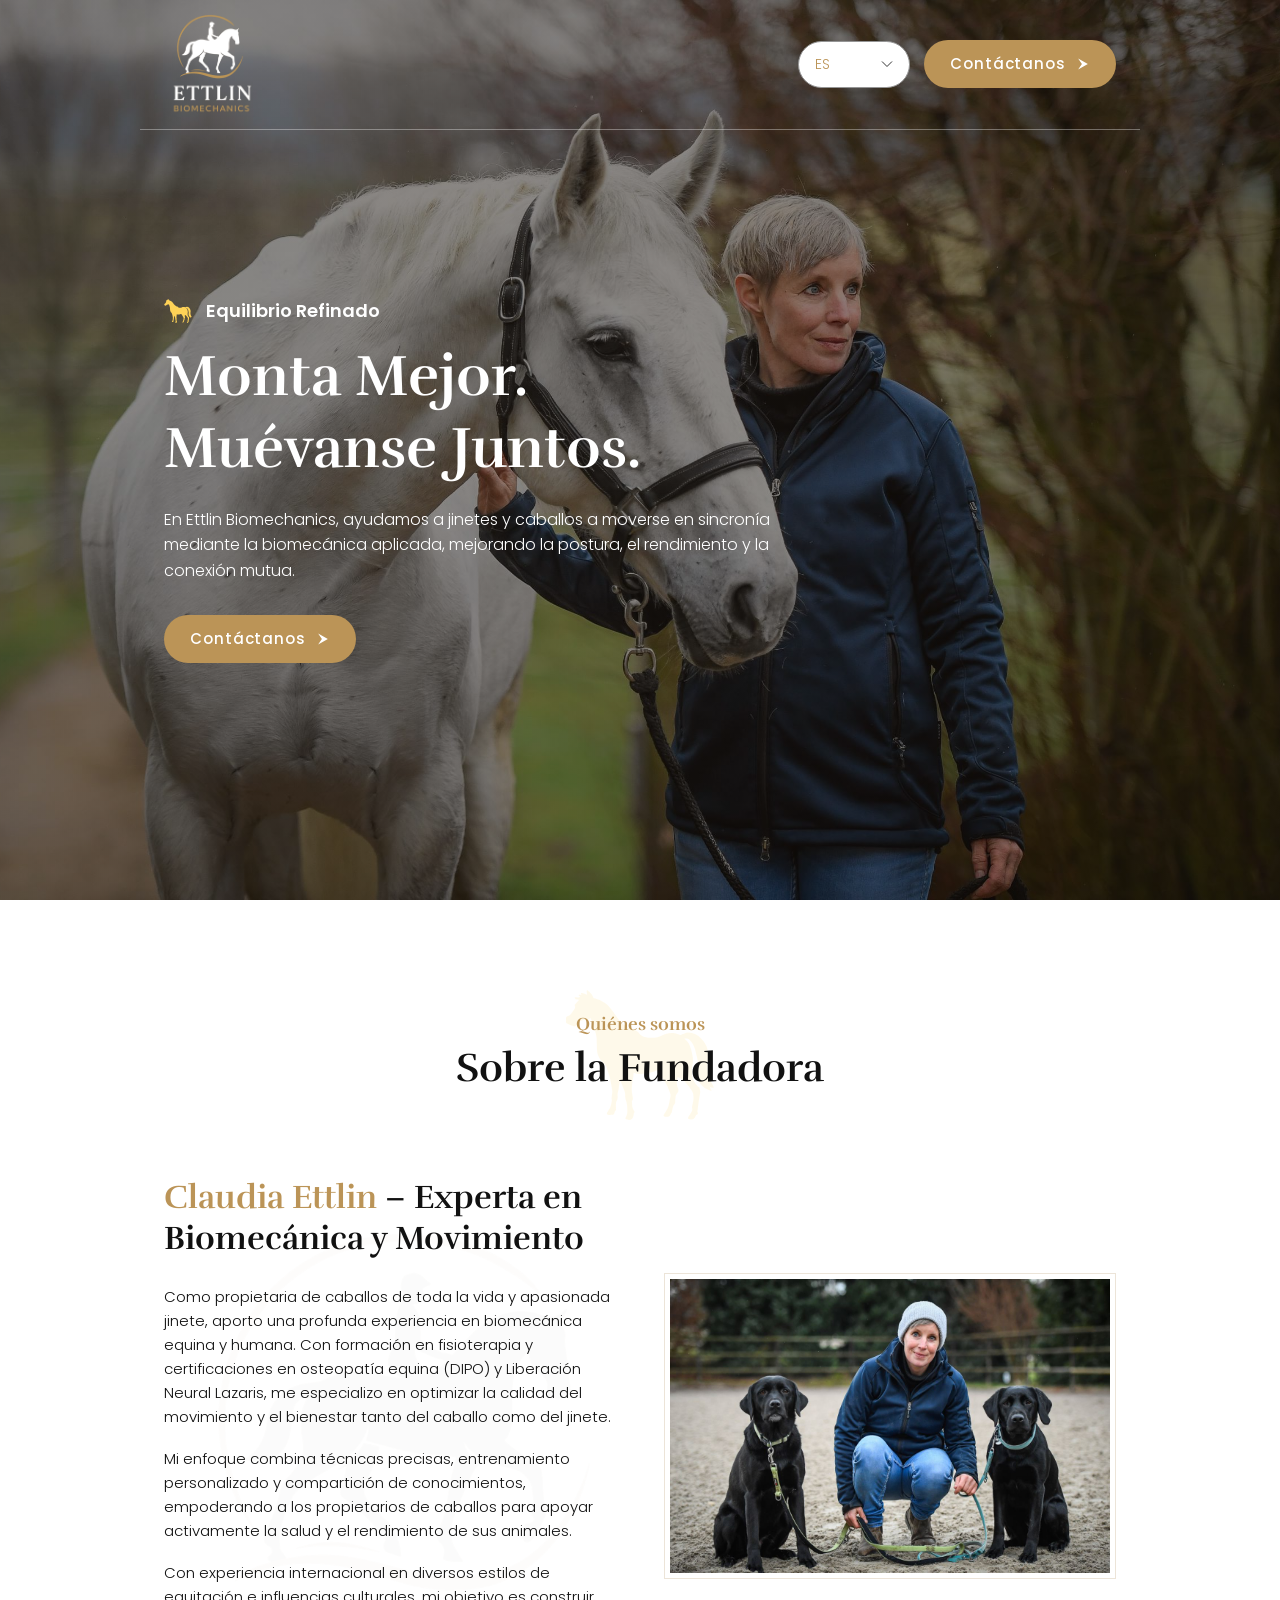
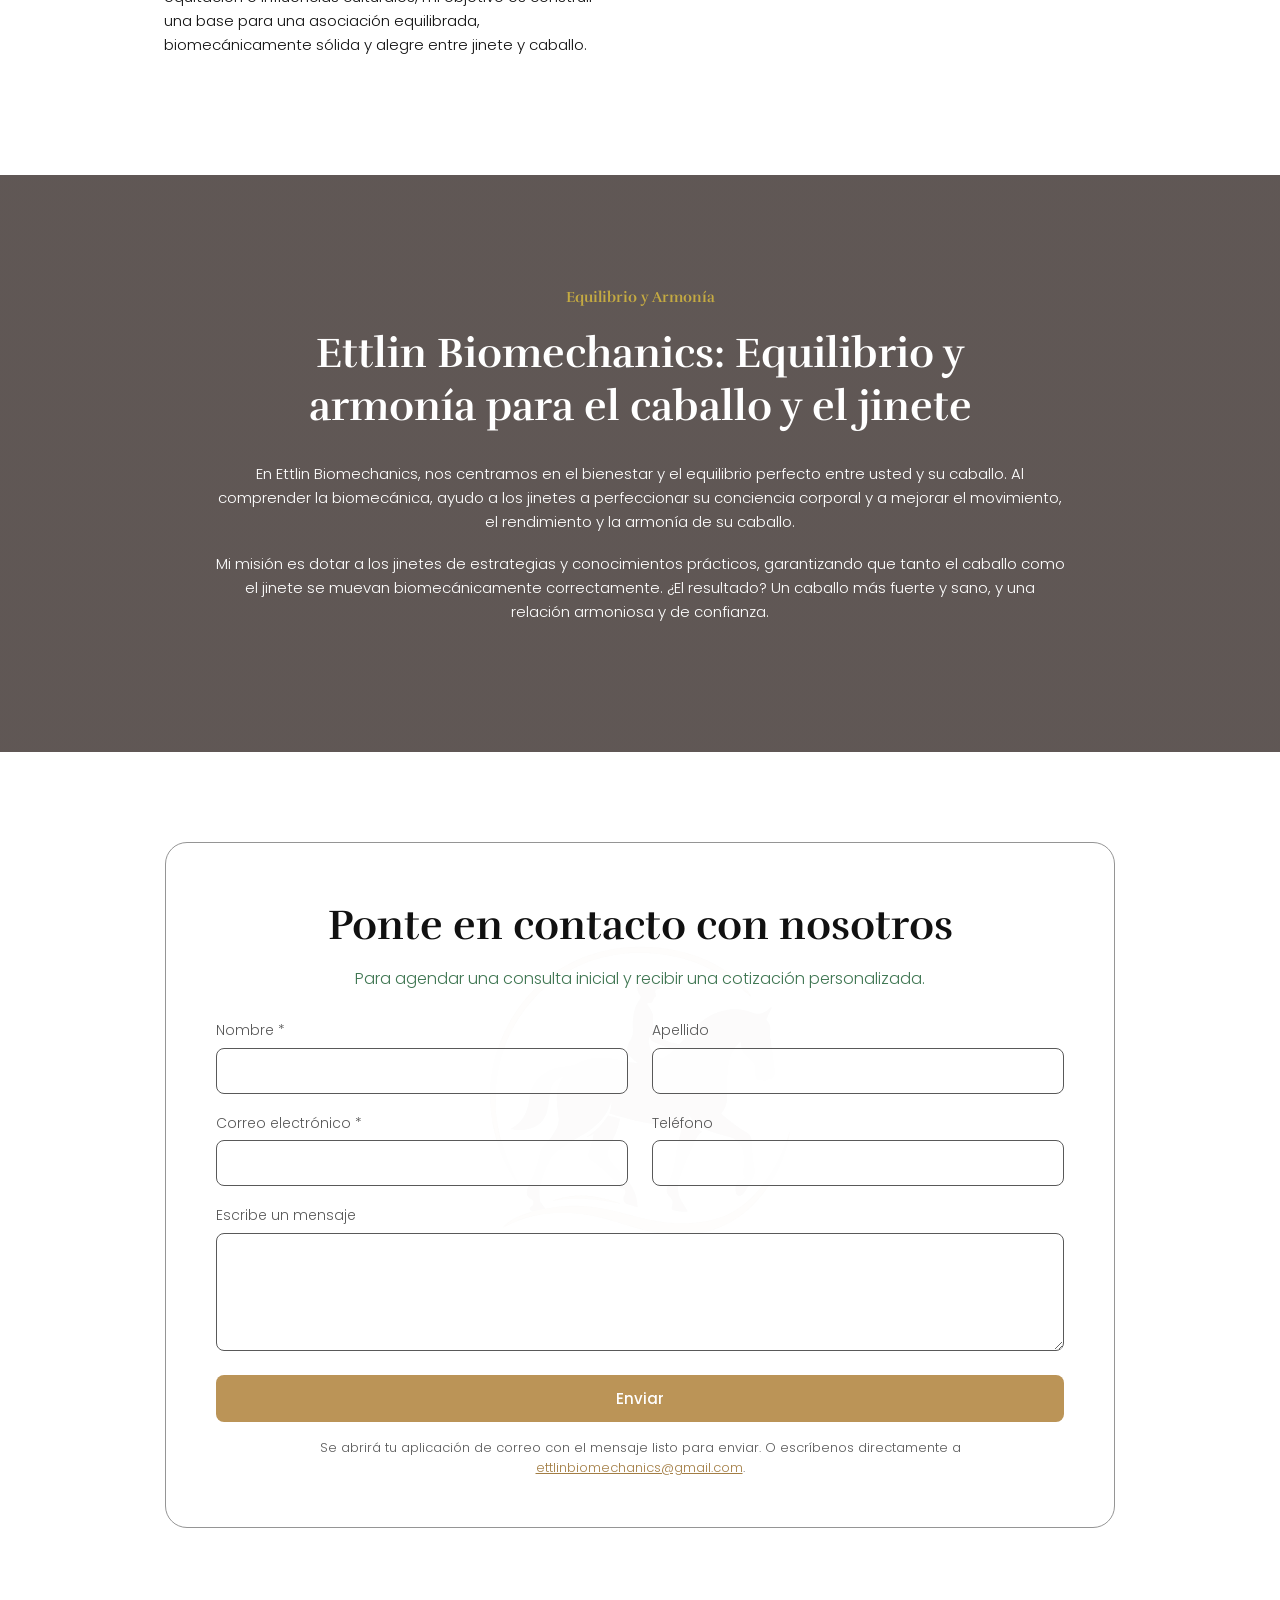
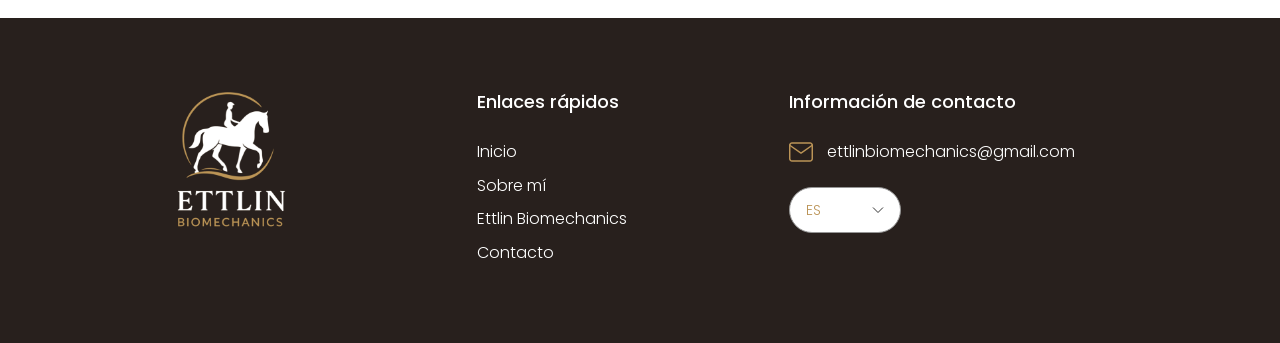
<file: es/index.html>
<!doctype html>
<html lang="es">
<head>
  <meta charset="utf-8">
  <meta name="viewport" content="width=device-width, initial-scale=1">
  <title>Ettlin Biomechanics | Monta Mejor. Muévanse Juntos.</title>
  <meta name="description" content="Claudia Ettlin ayuda a jinetes y caballos a moverse en sincronía mediante la biomecánica aplicada, mejorando la postura, el rendimiento y la conexión mutua.">
  <link rel="canonical" href="https://www.ettlinbiomechanics.com/es/">
  <link rel="alternate" hreflang="en" href="https://www.ettlinbiomechanics.com/">
  <link rel="alternate" hreflang="de" href="https://www.ettlinbiomechanics.com/de/">
  <link rel="alternate" hreflang="es" href="https://www.ettlinbiomechanics.com/es/">
  <link rel="alternate" hreflang="x-default" href="https://www.ettlinbiomechanics.com/">
  <meta property="og:type" content="website">
  <meta property="og:title" content="Ettlin Biomechanics | Monta Mejor. Muévanse Juntos.">
  <meta property="og:description" content="Claudia Ettlin ayuda a jinetes y caballos a moverse en sincronía mediante la biomecánica aplicada, mejorando la postura, el rendimiento y la conexión mutua.">
  <meta property="og:url" content="https://www.ettlinbiomechanics.com/es/">
  <meta property="og:image" content="https://www.ettlinbiomechanics.com/assets/img/hero.jpg">
  <link rel="icon" href="../assets/img/favicon.svg" type="image/svg+xml">
  <link rel="apple-touch-icon" href="../assets/img/apple-touch-icon.png">
  <link rel="preconnect" href="https://fonts.googleapis.com">
  <link rel="preconnect" href="https://fonts.gstatic.com" crossorigin>
  <link href="https://fonts.googleapis.com/css2?family=Poppins:wght@300;400;500;600&family=Rufina:wght@700&display=swap" rel="stylesheet">
  <link rel="stylesheet" href="../assets/styles.css">
</head>
<body>
  <a class="skip" href="#main">Ir al contenido principal</a>
  <header class="site-header" id="top">
    <div class="wrap header-inner">
      <a class="logo" href="#top"><img src="../assets/img/logo.png" alt="Ettlin Biomechanics" width="98" height="111"></a>
      <div class="header-actions">
        <details class="lang"><summary aria-label="Idioma">ES<svg viewBox="0 0 12 6" aria-hidden="true"><path d="M1 .5l5 5 5-5" fill="none" stroke="currentColor"/></svg></summary><div><a href="../" hreflang="en" lang="en">EN</a><a href="../de/" hreflang="de" lang="de">DE</a><a href="../es/" hreflang="es" lang="es" aria-current="true">ES</a></div></details>
        <a class="btn" href="#contact">Contáctanos <svg class="arrow" viewBox="0 0 200 200" aria-hidden="true"><path d="M30.718 20l138.564 80-138.564 80 53.417-80.027L30.718 20z"/></svg></a>
      </div>
    </div>
  </header>

  <main id="main">
    <section class="hero">
      <div class="wrap hero-inner">
        <p class="eyebrow-light"><svg class="eyebrow-horse" aria-hidden="true" preserveAspectRatio="xMidYMid meet" viewBox="21.885 31.6 156.115 137.101" xmlns="http://www.w3.org/2000/svg">
    <g>
        <path d="M178 134.5c-.8-1.6-1.4-3-2.2-4.3-3-4.9-4.4-10.3-4.8-16.1-.1-2.3.3-4.6-.6-7.1.9.4 1.6.6 2.4.9v-.8c-1.3-2.9-1.3-5.8-1.2-8.9 0-1.3-.3-2.7-.5-4-1-4.4-3.6-7.9-6.5-11.1-3.7-4.2-8.1-6.6-13.8-6.6-1.3.1-2.7.1-3.9 1-.1.1-.2.1-.3.2-.9.3-1.8.4-2.6.9-.7.4-1.4.6-2.2.2-.5-.3-1.1-.4-1.6-.5-4.1-1.9-8.9-1.7-13.2-.4-3.1 1-5.5 2.7-8.7 3.4-4 .8-8.2 1.1-12.1.2-1.9-.4-4-1.1-5.5-2.4-1.7-1.6-2.3-3.5-4.7-4.6-1.8-.9-3.7-1.3-5.6-2-12.7-4.3-15.7-16.3-24.7-25.1C62.1 43.9 56 41 51 40.2c-.9-3.1-3.5-6.4-6.9-8.6-.7 1.7-.2 3.3.1 4.9-2.3-.4-4-2.2-6.6-1.6.2.7.4 1.3.7 1.8-1.1.2-2.3-.5-3.3.3l1.8 1.8c-2 1.7-4.2-.6-5.9 1 1.2 2.1 2 1.7 5 2.2-.7.4-3.2 3.6-3.9 4.1-.8.7-1.2 1.4-.7 2.5.6 1.3.1 2.3-.6 3.3-.9 1.3-2 2.5-2.8 3.9-1 1.5-2 2.7-3.9 3.1-1.5.3-2.2 1.3-2.1 3.1 0 1 .1 2 0 3-.1.9.3 1.6 1 2 2.4 1 4.7 2.2 7.1 2.8 1.8.5 2.4-.2 3.1-2.1.3-.5.4-1.3 1-1.6 2.2-1.3 4.4-2.9 7-2.8 2.6.2 4.7-.5 6.6-2.2 2.6 5.5 5.8 15.5 6.4 20.7 0 .4.1.7.1 1.1l.3 10.8c.1 4.3 1.3 8.2 4 11.6 1.4 1.7 3.1 3.3 4.6 5 .5.5.9 1.3 1.2 2 1.1 3.1 2.1 6.1 3.1 9.2.5 1.8 1.1 3.6 1.3 5.4.6 3.3 1.3 6.6 1.8 9.9.2 1.2.4 2.5.1 3.6-.4 2.5-1 4.9-.4 7.4.1.4 0 .9-.1 1.3-.5 3.3-1.3 6.6-3.3 9.4-.5.8-1.1 1.6-1.6 2.5-.4 1-.2 2.1.9 2.2 1.7.3 3.4.2 5.1.1.5-.1 1.2-.9 1.5-1.3.6-1.3.5-2.8 1.8-3.7.2-.2.1-.7.1-1.1 0-2-.1-4 0-6 .1-1 .4-2.2.9-3 .8-1.4 1-2.8.9-4.3-.2-2.1-.2-4.1.6-6.1.3-.6.6-3.1.8-4.8.1-.4.1-.6.1-.8.1-.1.1-.4.1-.5.3-1.3.5-2.9.9-4.5.4.8.8 1.3 1.1 1.9 1.3 3.1 2.4 6.1 3.7 9.2.5 1.4.6 2.9.6 4.4 0 1.4 0 3.1.5 4.4 1.6 4 1.8 8.1 1.8 12.2 0 2.2-.3 4.1-1.4 5.9-.4.5-.5 1.3-.8 2 4 2.8 8 1.6 8.7-2.9.1-.6.1-1.2.2-1.7.1-.4.1-1.1.4-1.3.7-.8.5-1.5-.1-2.3-2.4-2.9-1.7-6.5-2.2-9.8 0-.1 0-.4.1-.4 1.5-2.1.8-4.2.4-6.3-.4-2.2-.6-4.4-.7-6.6 0-4.7 1.8-11.8 2.1-17.1 7.6 4.1 25.7-2 24.3-2.9.7 1 1.3 2.2 2 3.1 2.2 3.1 4.3 6.1 6.5 9.3 1.1 1.6 2.1 3.3 2.9 5 .9 2 1.4 4 2.3 5.9.7 1.5 1.1 3.1.8 4.8-.4 2.2-1 4.3-1.3 6.5-.6 3.8-2.1 7.3-4.3 10.4-.4.6-.9 1.3-1.3 2-.8 1.3-.4 2.3 1.1 2.4 1.1.1 2.2-.1 3.2-.1 1.4-.1 2.2-.9 2.6-2.2.2-.6.6-1.2 1-1.8.2-.4.4-.8.5-1.3.4-1.8.7-3.6 1.3-5.4.2-.7.4-1.5 1.1-2.1.8-.8 1.1-1.8 1.1-2.9 0-.9 0-1.7.1-2.6.4-2.2.2-4.5 1.8-6.2 1.6-1.8 2-3.7.8-5.9-1.8-3.7-.9-7.5-.2-11.3 3.1.4 5.4 2.2 7.2 4.4 2.9 3.6 6.5 6.9 8.4 11.1 2 4.3 1.1 9.7-.1 14.1-.3 1.1-.3 2.2-.1 3.1.1 1.3.1 2.4-.5 3.5-1 1.6-2.1 3.4-3.1 5.1-.5.7-1.1 1.5-.6 2.7.4.2 1 .4 1.5.4 3.1.9 5-.4 6.1-2.8.3-.4.4-.9.6-1.3.2-.4.4-.8.7-.7 1.5-.1 1.3-1.1 1.1-2.2-.1-.4-.3-.9-.3-1.3.4-2.9.7-5.7 1.1-8.6.5-3.7 1.2-7.2 1.8-10.8.3-1.3-.2-3-.4-4.3-.2-1.1-.1-1.3-.7-1.8-.5-.5-1.3-.5-1.8-1.3-.4-.5-.8-1.1-1.3-1.5-1.6-2.2-3.2-4.4-3.8-7.1-.8-4-1.1-8.3-.2-12.4.7-3.3.9-6.6.3-10-.4-2.5-1-5.1-1.6-7.5-1-4-2.9-7.5-5.8-10.2-.4-.4-.8-.5-1.3-.8.2-.2.4-.4.5-.6 1.6-.1 3.1-.2 4.5 1.1 3.2 3.1 5.3 6.8 6.4 11.1.5 2.2 1.1 4.4 1.6 6.6.5 2.5 1.4 5 1.3 7.7-.3 2.7-.4 5.5-.7 8.1-.5 4.7.5 9.5 3.3 13.3 1.4 2 3.2 3.6 5.4 4.8 1.1.6 2.2 1.2 3.3 1.6.5.3 2.8.6 3.1 1.2-.7-1.7-1.3-3-2-4.6 1.4.7 2.8 1.3 4.5.9z" fill="#fed257"></path>
    </g>
</svg>Equilibrio Refinado</p>
        <h1>Monta Mejor.<br>Muévanse Juntos.</h1>
        <p class="lead">En Ettlin Biomechanics, ayudamos a jinetes y caballos a moverse en sincronía mediante la biomecánica aplicada, mejorando la postura, el rendimiento y la conexión mutua.</p>
        <a class="btn" href="#contact">Contáctanos <svg class="arrow" viewBox="0 0 200 200" aria-hidden="true"><path d="M30.718 20l138.564 80-138.564 80 53.417-80.027L30.718 20z"/></svg></a>
      </div>
    </section>

    <section class="about" id="about">
      <div class="wrap">
        <div class="section-head">
          <svg class="head-horse" aria-hidden="true" preserveAspectRatio="xMidYMid meet" viewBox="21.885 31.6 156.115 137.101" xmlns="http://www.w3.org/2000/svg">
    <g>
        <path d="M178 134.5c-.8-1.6-1.4-3-2.2-4.3-3-4.9-4.4-10.3-4.8-16.1-.1-2.3.3-4.6-.6-7.1.9.4 1.6.6 2.4.9v-.8c-1.3-2.9-1.3-5.8-1.2-8.9 0-1.3-.3-2.7-.5-4-1-4.4-3.6-7.9-6.5-11.1-3.7-4.2-8.1-6.6-13.8-6.6-1.3.1-2.7.1-3.9 1-.1.1-.2.1-.3.2-.9.3-1.8.4-2.6.9-.7.4-1.4.6-2.2.2-.5-.3-1.1-.4-1.6-.5-4.1-1.9-8.9-1.7-13.2-.4-3.1 1-5.5 2.7-8.7 3.4-4 .8-8.2 1.1-12.1.2-1.9-.4-4-1.1-5.5-2.4-1.7-1.6-2.3-3.5-4.7-4.6-1.8-.9-3.7-1.3-5.6-2-12.7-4.3-15.7-16.3-24.7-25.1C62.1 43.9 56 41 51 40.2c-.9-3.1-3.5-6.4-6.9-8.6-.7 1.7-.2 3.3.1 4.9-2.3-.4-4-2.2-6.6-1.6.2.7.4 1.3.7 1.8-1.1.2-2.3-.5-3.3.3l1.8 1.8c-2 1.7-4.2-.6-5.9 1 1.2 2.1 2 1.7 5 2.2-.7.4-3.2 3.6-3.9 4.1-.8.7-1.2 1.4-.7 2.5.6 1.3.1 2.3-.6 3.3-.9 1.3-2 2.5-2.8 3.9-1 1.5-2 2.7-3.9 3.1-1.5.3-2.2 1.3-2.1 3.1 0 1 .1 2 0 3-.1.9.3 1.6 1 2 2.4 1 4.7 2.2 7.1 2.8 1.8.5 2.4-.2 3.1-2.1.3-.5.4-1.3 1-1.6 2.2-1.3 4.4-2.9 7-2.8 2.6.2 4.7-.5 6.6-2.2 2.6 5.5 5.8 15.5 6.4 20.7 0 .4.1.7.1 1.1l.3 10.8c.1 4.3 1.3 8.2 4 11.6 1.4 1.7 3.1 3.3 4.6 5 .5.5.9 1.3 1.2 2 1.1 3.1 2.1 6.1 3.1 9.2.5 1.8 1.1 3.6 1.3 5.4.6 3.3 1.3 6.6 1.8 9.9.2 1.2.4 2.5.1 3.6-.4 2.5-1 4.9-.4 7.4.1.4 0 .9-.1 1.3-.5 3.3-1.3 6.6-3.3 9.4-.5.8-1.1 1.6-1.6 2.5-.4 1-.2 2.1.9 2.2 1.7.3 3.4.2 5.1.1.5-.1 1.2-.9 1.5-1.3.6-1.3.5-2.8 1.8-3.7.2-.2.1-.7.1-1.1 0-2-.1-4 0-6 .1-1 .4-2.2.9-3 .8-1.4 1-2.8.9-4.3-.2-2.1-.2-4.1.6-6.1.3-.6.6-3.1.8-4.8.1-.4.1-.6.1-.8.1-.1.1-.4.1-.5.3-1.3.5-2.9.9-4.5.4.8.8 1.3 1.1 1.9 1.3 3.1 2.4 6.1 3.7 9.2.5 1.4.6 2.9.6 4.4 0 1.4 0 3.1.5 4.4 1.6 4 1.8 8.1 1.8 12.2 0 2.2-.3 4.1-1.4 5.9-.4.5-.5 1.3-.8 2 4 2.8 8 1.6 8.7-2.9.1-.6.1-1.2.2-1.7.1-.4.1-1.1.4-1.3.7-.8.5-1.5-.1-2.3-2.4-2.9-1.7-6.5-2.2-9.8 0-.1 0-.4.1-.4 1.5-2.1.8-4.2.4-6.3-.4-2.2-.6-4.4-.7-6.6 0-4.7 1.8-11.8 2.1-17.1 7.6 4.1 25.7-2 24.3-2.9.7 1 1.3 2.2 2 3.1 2.2 3.1 4.3 6.1 6.5 9.3 1.1 1.6 2.1 3.3 2.9 5 .9 2 1.4 4 2.3 5.9.7 1.5 1.1 3.1.8 4.8-.4 2.2-1 4.3-1.3 6.5-.6 3.8-2.1 7.3-4.3 10.4-.4.6-.9 1.3-1.3 2-.8 1.3-.4 2.3 1.1 2.4 1.1.1 2.2-.1 3.2-.1 1.4-.1 2.2-.9 2.6-2.2.2-.6.6-1.2 1-1.8.2-.4.4-.8.5-1.3.4-1.8.7-3.6 1.3-5.4.2-.7.4-1.5 1.1-2.1.8-.8 1.1-1.8 1.1-2.9 0-.9 0-1.7.1-2.6.4-2.2.2-4.5 1.8-6.2 1.6-1.8 2-3.7.8-5.9-1.8-3.7-.9-7.5-.2-11.3 3.1.4 5.4 2.2 7.2 4.4 2.9 3.6 6.5 6.9 8.4 11.1 2 4.3 1.1 9.7-.1 14.1-.3 1.1-.3 2.2-.1 3.1.1 1.3.1 2.4-.5 3.5-1 1.6-2.1 3.4-3.1 5.1-.5.7-1.1 1.5-.6 2.7.4.2 1 .4 1.5.4 3.1.9 5-.4 6.1-2.8.3-.4.4-.9.6-1.3.2-.4.4-.8.7-.7 1.5-.1 1.3-1.1 1.1-2.2-.1-.4-.3-.9-.3-1.3.4-2.9.7-5.7 1.1-8.6.5-3.7 1.2-7.2 1.8-10.8.3-1.3-.2-3-.4-4.3-.2-1.1-.1-1.3-.7-1.8-.5-.5-1.3-.5-1.8-1.3-.4-.5-.8-1.1-1.3-1.5-1.6-2.2-3.2-4.4-3.8-7.1-.8-4-1.1-8.3-.2-12.4.7-3.3.9-6.6.3-10-.4-2.5-1-5.1-1.6-7.5-1-4-2.9-7.5-5.8-10.2-.4-.4-.8-.5-1.3-.8.2-.2.4-.4.5-.6 1.6-.1 3.1-.2 4.5 1.1 3.2 3.1 5.3 6.8 6.4 11.1.5 2.2 1.1 4.4 1.6 6.6.5 2.5 1.4 5 1.3 7.7-.3 2.7-.4 5.5-.7 8.1-.5 4.7.5 9.5 3.3 13.3 1.4 2 3.2 3.6 5.4 4.8 1.1.6 2.2 1.2 3.3 1.6.5.3 2.8.6 3.1 1.2-.7-1.7-1.3-3-2-4.6 1.4.7 2.8 1.3 4.5.9z" fill="#fed257"></path>
    </g>
</svg>
          <p class="eyebrow">Quiénes somos</p>
          <h2>Sobre la Fundadora</h2>
        </div>
        <div class="about-grid">
          <div class="about-text">
            <h3><span class="gold">Claudia Ettlin</span> – Experta en Biomecánica y Movimiento</h3>
        <p>Como propietaria de caballos de toda la vida y apasionada jinete, aporto una profunda experiencia en biomecánica equina y humana. Con formación en fisioterapia y certificaciones en osteopatía equina (DIPO) y Liberación Neural Lazaris, me especializo en optimizar la calidad del movimiento y el bienestar tanto del caballo como del jinete.</p>
        <p>Mi enfoque combina técnicas precisas, entrenamiento personalizado y compartición de conocimientos, empoderando a los propietarios de caballos para apoyar activamente la salud y el rendimiento de sus animales.</p>
        <p>Con experiencia internacional en diversos estilos de equitación e influencias culturales, mi objetivo es construir una base para una asociación equilibrada, biomecánicamente sólida y alegre entre jinete y caballo.</p>
          </div>
          <figure class="about-photo">
            <img src="../assets/img/claudia-dogs.jpg" alt="Claudia Ettlin con sus dos labradores negros" width="1200" height="800" loading="lazy">
          </figure>
        </div>
      </div>
    </section>

    <section class="balance" id="balance">
      <div class="wrap narrow">
        <p class="eyebrow">Equilibrio y Armonía</p>
        <h2>Ettlin Biomechanics: Equilibrio y armonía para el caballo y el jinete</h2>
      <p>En Ettlin Biomechanics, nos centramos en el bienestar y el equilibrio perfecto entre usted y su caballo. Al comprender la biomecánica, ayudo a los jinetes a perfeccionar su conciencia corporal y a mejorar el movimiento, el rendimiento y la armonía de su caballo.</p>
      <p>Mi misión es dotar a los jinetes de estrategias y conocimientos prácticos, garantizando que tanto el caballo como el jinete se muevan biomecánicamente correctamente. ¿El resultado? Un caballo más fuerte y sano, y una relación armoniosa y de confianza.</p>
      </div>
    </section>

    <section class="contact" id="contact">
      <div class="wrap">
        <form class="contact-card" id="contact-form" data-email="ettlinbiomechanics@gmail.com" data-subject="Consulta desde la web de" novalidate>
          <h2>Ponte en contacto con nosotros</h2>
          <p class="contact-sub">Para agendar una consulta inicial y recibir una cotización personalizada.</p>
          <div class="fields">
            <label>Nombre *<input name="first" autocomplete="given-name" required></label>
            <label>Apellido<input name="last" autocomplete="family-name"></label>
            <label>Correo electrónico *<input name="email" type="email" autocomplete="email" required></label>
            <label>Teléfono<input name="phone" type="tel" autocomplete="tel"></label>
            <label class="full">Escribe un mensaje<textarea name="message" rows="4"></textarea></label>
          </div>
          <button class="btn-submit" type="submit">Enviar</button>
          <p class="form-note">Se abrirá tu aplicación de correo con el mensaje listo para enviar. O escríbenos directamente a <a href="mailto:ettlinbiomechanics@gmail.com">ettlinbiomechanics@gmail.com</a>.</p>
        </form>
      </div>
    </section>
  </main>

  <footer class="site-footer">
    <div class="wrap footer-grid">
      <a class="footer-logo" href="#top"><img src="../assets/img/logo.png" alt="Ettlin Biomechanics" width="149" height="170" loading="lazy"></a>
      <nav aria-label="Enlaces rápidos">
        <h4>Enlaces rápidos</h4>
        <a href="#top">Inicio</a>
        <a href="#about">Sobre mí</a>
        <a href="#balance">Ettlin Biomechanics</a>
        <a href="#contact">Contacto</a>
      </nav>
      <div>
        <h4>Información de contacto</h4>
        <a class="mail" href="mailto:ettlinbiomechanics@gmail.com"><svg viewBox="20 35 160 130" aria-hidden="true"><path d="M160.062 165H39.936C28.942 165 20 156.055 20 145.058V54.943C20.001 43.946 28.943 35 39.936 35h120.125c10.994 0 19.938 8.946 19.938 19.943v90.116c0 10.996-8.944 19.941-19.937 19.941zM39.936 44.845c-5.565 0-10.093 4.53-10.093 10.098v90.116c0 5.568 4.528 10.097 10.093 10.097h120.125c5.567 0 10.095-4.529 10.095-10.097V54.943c0-5.568-4.528-10.098-10.095-10.098H39.936z"/><path d="M100 112.433a4.914 4.914 0 0 1-2.822-.89L22.1 58.975a4.922 4.922 0 0 1 5.643-8.065L100 101.502l72.257-50.591a4.922 4.922 0 0 1 5.643 8.065l-75.078 52.567a4.914 4.914 0 0 1-2.822.89z"/></svg>ettlinbiomechanics@gmail.com</a>
        <details class="lang lang-up"><summary aria-label="Idioma">ES<svg viewBox="0 0 12 6" aria-hidden="true"><path d="M1 .5l5 5 5-5" fill="none" stroke="currentColor"/></svg></summary><div><a href="../" hreflang="en" lang="en">EN</a><a href="../de/" hreflang="de" lang="de">DE</a><a href="../es/" hreflang="es" lang="es" aria-current="true">ES</a></div></details>
      </div>
    </div>
  </footer>
  <script src="../assets/site.js" defer></script>
</body>
</html>
</file>
<file: assets/styles.css>
:root {
  --gold: #bb9457;
  --gold-dark: #a37e45;
  --ink: #111;
  --muted: #595959;
  --brown: #28201d;
  --brown-deep: #19120c;
  --line: #d9d2c7;
  --serif: "Rufina", Georgia, serif;
  --sans: "Poppins", system-ui, sans-serif;
  --wrap: 1000px;
}

*, *::before, *::after { box-sizing: border-box; }
html { scroll-behavior: smooth; scroll-padding-top: 96px; }
body { margin: 0; font-family: var(--sans); font-weight: 300; color: var(--ink); background: #fff; line-height: 1.6; -webkit-font-smoothing: antialiased; }
img { max-width: 100%; height: auto; display: block; }
a { color: inherit; }
h1, h2, h3 { font-family: var(--serif); font-weight: 700; line-height: 1.25; margin: 0; }
.wrap { width: 100%; max-width: var(--wrap); margin: 0 auto; padding: 0 24px; }
.narrow { max-width: 900px; }
.gold { color: var(--gold); }

.skip { position: absolute; left: -9999px; top: 8px; background: #fff; padding: 8px 14px; z-index: 100; }
.skip:focus { left: 8px; }

/* Buttons */
.btn { display: inline-flex; align-items: center; gap: 10px; background: var(--gold); color: #fff; text-decoration: none; font-weight: 500; font-size: 15px; letter-spacing: .06em; padding: 12px 26px; border-radius: 999px; transition: background .2s; }
.btn:hover { background: var(--gold-dark); }
.btn .arrow { width: 14px; height: 14px; fill: currentColor; }

/* Header: transparent over the hero, solid dark once scrolled so the white logo stays readable */
.site-header { position: fixed; inset: 0 0 auto; z-index: 50; transition: background .3s, box-shadow .3s; }
.header-inner { display: flex; align-items: center; justify-content: space-between; padding-top: 12px; padding-bottom: 12px; border-bottom: 1px solid rgba(255, 255, 255, .35); transition: padding .3s; }
.site-header.scrolled { background: rgba(25, 18, 12, .94); box-shadow: 0 2px 16px rgba(0, 0, 0, .2); }
.site-header.scrolled .header-inner { border-bottom-color: transparent; padding-top: 6px; padding-bottom: 6px; }
.logo img { width: 92px; transition: width .3s; }
.site-header.scrolled .logo img { width: 62px; }
.header-actions { display: flex; align-items: center; gap: 14px; }

/* Language switch */
.lang { position: relative; font-size: 14px; width: max-content; }
.lang summary { list-style: none; cursor: pointer; display: flex; align-items: center; justify-content: space-between; gap: 28px; min-width: 112px; padding: 11px 16px; background: #fff; color: var(--gold); border: 1px solid #959595; border-radius: 999px; }
.lang summary::-webkit-details-marker { display: none; }
.lang summary svg { width: 12px; height: 6px; color: #333; transition: transform .2s; }
.lang[open] summary svg { transform: rotate(180deg); }
.lang > div { position: absolute; top: calc(100% + 4px); left: 0; right: 0; background: #fff; border-radius: 14px; box-shadow: 0 6px 20px rgba(0, 0, 0, .15); overflow: hidden; }
.lang-up > div { top: auto; bottom: calc(100% + 4px); }
.lang > div a { display: block; padding: 9px 16px; color: var(--gold); text-decoration: none; }
.lang > div a:hover { background: #f6f1ea; }
.lang > div a[aria-current] { font-weight: 500; color: var(--ink); }

/* Hero */
.hero { position: relative; min-height: 100vh; min-height: 100svh; display: flex; align-items: center; color: #fff; background: linear-gradient(rgba(25, 18, 12, .5), rgba(25, 18, 12, .5)), url("img/hero.jpg") center 30% / cover no-repeat; }
.hero-inner { padding-top: 140px; padding-bottom: 80px; }
.eyebrow-light { display: flex; align-items: center; gap: 14px; font-weight: 600; font-size: 18px; margin: 0 0 14px; }
.eyebrow-horse { width: 28px; height: 24px; fill: var(--gold); flex: none; }
.hero h1 { font-size: clamp(38px, 6vw, 58px); max-width: 640px; }
.hero .lead { max-width: 620px; font-size: 16px; margin: 22px 0 32px; }

/* Section heads */
.section-head { position: relative; text-align: center; padding: 20px 0; }
.head-horse { position: absolute; left: 50%; top: 0; width: 148px; height: 130px; transform: translateX(-50%); fill: var(--gold); opacity: .12; }
.section-head .eyebrow, .section-head h2 { position: relative; }
.eyebrow { font-family: var(--serif); font-weight: 700; color: var(--gold); font-size: 18px; margin: 0 0 4px; }
.section-head h2 { font-size: clamp(30px, 4vw, 40px); }

/* About */
.about { padding: 90px 0 100px; }
.about-grid { display: grid; grid-template-columns: 1fr 1fr; gap: 48px; align-items: center; margin-top: 64px; position: relative; }
.about-grid::before { content: ""; position: absolute; left: -20px; top: 40px; width: 520px; max-width: 55%; aspect-ratio: 1520 / 1154; background: url("img/watermark.png") top / cover no-repeat; filter: brightness(.82); opacity: .55; z-index: -1; }
.about-text h3 { font-size: clamp(26px, 3vw, 33px); margin-bottom: 26px; }
.about-text p { font-size: 15px; margin: 0 0 18px; }
.about-photo { margin: 0; padding: 5px; border: 1px solid #ece4d8; background: #fff; }

/* Balance */
.balance { position: relative; color: #fff; text-align: center; padding: 110px 0; background: linear-gradient(rgba(51, 40, 37, .78), rgba(51, 40, 37, .78)), url("img/balance-bg.jpg") center / cover no-repeat; background-attachment: scroll, fixed; }
.balance .eyebrow { color: #c4aa42; }
.balance h2 { font-size: clamp(28px, 4vw, 42px); max-width: 680px; margin: 6px auto 30px; }
.balance p { font-size: 15px; margin: 0 0 18px; }

/* Contact */
.contact { padding: 90px 0; }
.contact-card { position: relative; max-width: 950px; margin: 0 auto; padding: 56px 50px 48px; border: 1px solid #959595; border-radius: 22px; background: #fff; overflow: hidden; isolation: isolate; }
.contact-card::before { content: ""; position: absolute; left: 50%; top: 90px; width: 420px; aspect-ratio: 1520 / 1154; transform: translateX(-50%); background: url("img/watermark.png") top / cover no-repeat; filter: brightness(.82); opacity: .45; z-index: -1; }
.contact-card h2 { text-align: center; font-size: clamp(30px, 4vw, 42px); }
.contact-sub { text-align: center; color: #3f7652; margin: 14px 0 28px; }
.fields { display: grid; grid-template-columns: 1fr 1fr; gap: 18px 24px; }
.fields label { display: flex; flex-direction: column; gap: 6px; font-size: 14px; color: var(--muted); }
.fields .full { grid-column: 1 / -1; }
.fields input, .fields textarea { font: inherit; font-size: 15px; color: var(--ink); padding: 10px 12px; border: 1px solid var(--muted); border-radius: 8px; background: rgba(255, 255, 255, .7); }
.fields textarea { resize: vertical; min-height: 92px; }
.fields input:focus, .fields textarea:focus { outline: 2px solid var(--gold); outline-offset: 1px; border-color: var(--gold); }
.fields input.invalid { border-color: #b3261e; }
.btn-submit { width: 100%; margin-top: 24px; padding: 12px; font: 500 15px var(--sans); color: #fff; background: var(--gold); border: 0; border-radius: 8px; cursor: pointer; transition: background .2s; }
.btn-submit:hover { background: var(--gold-dark); }
.form-note { text-align: center; font-size: 13px; color: var(--muted); margin: 16px 0 0; }
.form-note a { color: var(--gold-dark); }

/* Footer */
.site-footer { background: var(--brown); color: #fff; padding: 70px 0; }
.footer-grid { display: grid; grid-template-columns: 1fr 1fr 1.2fr; gap: 40px; align-items: start; }
.footer-logo img { width: 128px; }
.site-footer h4 { font-weight: 500; font-size: 18px; margin: 0 0 22px; }
.site-footer nav a { display: block; text-decoration: none; margin-bottom: 8px; }
.site-footer nav a:hover, .site-footer .mail:hover { color: var(--gold); }
.mail { display: flex; align-items: center; gap: 14px; text-decoration: none; margin-bottom: 22px; word-break: break-all; }
.mail svg { width: 24px; height: 20px; fill: var(--gold); flex: none; }

@media (max-width: 800px) {
  html { scroll-padding-top: 76px; }
  .about-grid { grid-template-columns: 1fr; margin-top: 40px; }
  .about-grid::before { max-width: 90%; }
  .footer-grid { grid-template-columns: 1fr 1fr; }
  .footer-logo { grid-column: 1 / -1; }
  .balance { background-attachment: scroll; }
}

@media (max-width: 560px) {
  .wrap { padding: 0 16px; }
  .hero { background-position: center, 66% 30%; }
  .logo img { width: 70px; }
  .site-header.scrolled .logo img { width: 54px; }
  .header-actions { gap: 8px; }
  .header-actions .btn { padding: 10px 16px; font-size: 13px; letter-spacing: .03em; }
  .lang summary { min-width: 0; gap: 10px; padding: 9px 12px; }
  .about, .contact { padding: 64px 0; }
  .balance { padding: 80px 0; }
  .contact-card { padding: 36px 20px 30px; border-radius: 16px; }
  .fields { grid-template-columns: 1fr; }
  .footer-grid { grid-template-columns: 1fr; }
}

@media (prefers-reduced-motion: reduce) {
  html { scroll-behavior: auto; }
  * { transition: none !important; }
}
</file>
